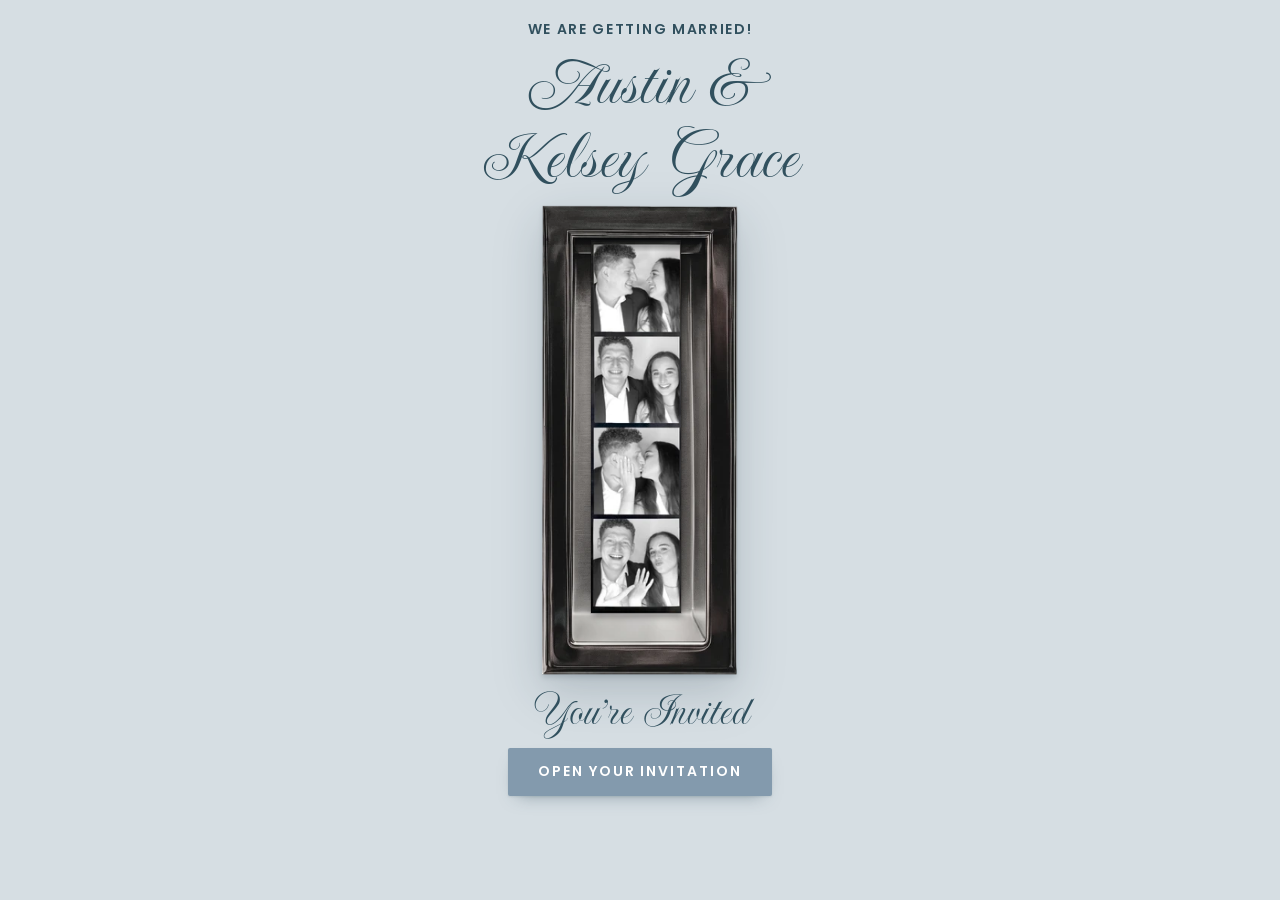
<file: index.html>
<!doctype html>
<html lang="en" class="no-js">
<head>
  <meta charset="utf-8">
  <meta name="viewport" content="width=device-width, initial-scale=1, viewport-fit=cover">
  <title>Austin &amp; Kelsey Grace · Save the Date</title>
  <meta name="description" content="Save our date — April 18, 2027. A formal invitation will follow.">
  <meta name="theme-color" content="#d6dee3">
  <meta name="color-scheme" content="only light">
  <meta name="robots" content="noindex, nofollow">
  <meta name="format-detection" content="telephone=no, date=no, address=no, email=no">

  <!-- Link previews (iMessage, WhatsApp, Facebook, …) -->
  <meta property="og:type" content="website">
  <meta property="og:site_name" content="Austin &amp; Kelsey Grace">
  <meta property="og:title" content="Austin &amp; Kelsey Grace · Save the Date">
  <meta property="og:description" content="Save our date — April 18, 2027. A formal invitation will follow.">
  <meta property="og:url" content="https://cappuccino4.github.io/CappuccioSaveTheDate/">
  <meta property="og:image" content="https://cappuccino4.github.io/CappuccioSaveTheDate/public/images/share-card.jpg">
  <meta property="og:image:type" content="image/jpeg">
  <meta property="og:image:width" content="1200">
  <meta property="og:image:height" content="630">
  <meta property="og:image:alt" content="Austin &amp; Kelsey Grace — Save the Date, 04.18.27: a photo-booth strip and an open envelope with their photo.">
  <meta name="twitter:card" content="summary_large_image">
  <meta name="twitter:title" content="Austin &amp; Kelsey Grace · Save the Date">
  <meta name="twitter:description" content="Save our date — April 18, 2027. A formal invitation will follow.">
  <meta name="twitter:image" content="https://cappuccino4.github.io/CappuccioSaveTheDate/public/images/share-card.jpg">
  <meta name="twitter:image:alt" content="Austin &amp; Kelsey Grace — Save the Date, 04.18.27.">

  <link rel="icon" href="public/images/icons/favicon-32.png" sizes="32x32" type="image/png">
  <link rel="icon" href="public/images/icons/favicon-192.png" sizes="192x192" type="image/png">
  <link rel="apple-touch-icon" href="public/images/icons/apple-touch-icon.png">

  <!-- What the first screen needs first (and app.js's import, so it isn't found only once app.js arrives) -->
  <link rel="preload" href="assets/fonts/imperial-script-400-latin.woff2" as="font" type="font/woff2" crossorigin>
  <link rel="preload" href="assets/fonts/poppins-600-latin.woff2" as="font" type="font/woff2" crossorigin>
  <link rel="preload" href="public/images/cutouts/holder.webp" as="image" type="image/webp" fetchpriority="high">
  <link rel="preload" href="public/images/cutouts/strip.webp" as="image" type="image/webp" fetchpriority="high">
  <link rel="modulepreload" href="assets/js/countdown.js">

  <script>
    (function () {
      var root = document.documentElement;
      // Browsers older than iOS 15 / Chrome 88 would start the app with a broken layout and missing images, so
      // they get the friendly card instead (aspect-ratio support implies clamp(), WebP and the rest).
      var supported = !!(window.CSS && CSS.supports && CSS.supports('aspect-ratio: 1') &&
        CSS.supports('width: clamp(1px, 1vw, 2px)'));
      if (supported) root.className = root.className.replace(/\bno-js\b/, 'js');
      else window.__stdUnsupported = true;

      // Safety net: when the app can't start, show the same friendly card the <noscript> fallback shows rather
      // than a blank page, with a hint that fits (JavaScript is clearly on). app.js removes it if it starts late.
      function showFallback() {
        if (window.__stdReady) return;
        if (document.readyState === 'loading') {
          document.addEventListener('DOMContentLoaded', showFallback);
          return;
        }
        var ns = document.querySelector('noscript[data-fallback]');
        if (!ns || document.getElementById('std-fallback')) return;
        var box = document.createElement('div');
        box.id = 'std-fallback';
        box.innerHTML = ns.textContent;
        var hint = box.querySelector('.ns-hint');
        var text = ns.getAttribute(supported ? 'data-hint-failed' : 'data-hint-unsupported');
        if (hint && text) hint.textContent = text;
        ns.parentNode.insertBefore(box, ns);
      }
      window.__stdFail = showFallback; // a module script that fails to load calls this (onerror below)
      if (!supported) showFallback();
      // Module scripts always run before 'load', so if the app still hasn't started by then, it failed.
      window.addEventListener('load', function () { setTimeout(showFallback, 1500); });
      setTimeout(showFallback, 20000); // last resort, e.g. while some other file never finishes loading
    })();
  </script>

  <link rel="stylesheet" href="assets/fonts/fonts.css">
  <link rel="stylesheet" href="assets/css/tokens.css">
  <link rel="stylesheet" href="assets/css/styles.css">
  <link rel="stylesheet" href="assets/css/form.css">

  <script src="assets/js/config.js"></script>
  <script type="module" src="assets/js/app.js" onerror="window.__stdFail && __stdFail()"></script>
  <script type="module" src="assets/js/form.js"></script>
  <script nomodule>window.__stdFail && __stdFail();</script>
</head>
<body>
  <main class="app" id="app">

    <!-- ============================================================ Page 1 · Home -->
    <section class="screen screen--home" id="screen-home" data-screen="home" aria-labelledby="home-title">
      <p class="eyebrow home-eyebrow">We are getting married!</p>

      <h1 class="names" id="home-title" tabindex="-1" data-screen-heading>
        <span class="names-line names-line--1 wipe">Austin &amp;</span>
        <span class="names-line names-line--2 wipe">Kelsey Grace</span>
      </h1>

      <div class="booth">
        <img class="booth-shadow" src="public/images/cutouts/holder-shadow.webp" width="395" height="760" alt="" decoding="async">
        <img class="booth-holder" src="public/images/cutouts/holder.webp" width="260" height="626" alt="" fetchpriority="high">
        <div class="booth-tray">
          <div class="booth-print">
            <div class="booth-jitter">
              <div class="strip">
                <img class="strip-img" src="public/images/cutouts/strip.webp" width="115" height="419" decoding="async" fetchpriority="high"
                     alt="Photo-booth strip of Austin and Kelsey Grace: laughing, smiling, a kiss, and a wave">
              </div>
            </div>
          </div>
          <span class="booth-slot" aria-hidden="true"></span>
        </div>
      </div>

      <p class="invited"><span class="wipe">You’re Invited</span></p>

      <a class="btn btn--shimmer home-cta" href="#/invitation">Open your invitation</a>
    </section>

    <!-- ============================================================ Page 2 · Invitation -->
    <section class="screen screen--invitation" id="screen-invitation" data-screen="invitation" aria-labelledby="invitation-title">
      <div class="stage">
        <h1 class="save-date" id="invitation-title" tabindex="-1" data-screen-heading>
          <span class="sd-line sd-line--1 wipe">Save Our</span>
          <span class="sd-line sd-line--2 wipe">Date</span>
          <span class="sd-line sd-line--3 wipe">04.18.27</span>
          <span class="sr-only"> — Sunday, April 18, 2027</span>
        </h1>

        <!-- Page 2 and 3's pictures load from data-src once page 1 has everything it needs (app.js imagesFor) -->
        <div class="env-pos">
          <div class="env">
            <img class="env-inside" data-src="public/images/cutouts/envelope-inside.webp" width="508" height="345" alt="" decoding="async">
            <div class="env-flap-wrap">
              <div class="env-flap">
                <img class="env-flap-face env-flap-front" data-src="public/images/cutouts/envelope-flap-front.webp" width="508" height="230" alt="" decoding="async">
                <img class="env-flap-face env-flap-back" data-src="public/images/cutouts/envelope-flap-back.webp" width="508" height="230" alt="" decoding="async">
                <img class="env-seal" data-src="public/images/cutouts/seal.webp" width="132" height="132" alt="" decoding="async">
              </div>
            </div>
            <div class="env-photo-clip">
              <div class="env-photo-rise">
                <img class="env-photo-shadow" data-src="public/images/cutouts/photo-shadow.webp" width="587" height="531" alt="" decoding="async">
                <img class="env-photo" data-src="public/images/cutouts/photo.webp" width="515" height="435" decoding="async"
                     alt="Austin and Kelsey Grace nose to nose between library bookshelves">
              </div>
            </div>
            <img class="env-shadow" data-src="public/images/cutouts/envelope-shadow.webp" width="584" height="418" alt="" decoding="async">
            <img class="env-front" data-src="public/images/cutouts/envelope.webp" width="551" height="412" alt="" decoding="async">
            <img class="env-flap-shadow" data-src="public/images/cutouts/envelope-flap-shadow.webp" width="508" height="230" alt="" decoding="async">
            <p class="env-note">A formal<br>invitation<br>will follow</p>
          </div>
        </div>

        <div class="stage-strip">
          <div class="strip">
            <img class="strip-img" data-src="public/images/cutouts/strip.webp" width="115" height="419" alt="" decoding="async">
          </div>
        </div>
      </div>

      <div class="invitation-body">
        <p class="date-line" aria-hidden="true"><span>Sunday</span><span class="dl-sep"> · </span><span>April&nbsp;18</span><span class="dl-sep"> · </span><span>2027</span></p>
        <p class="lede">Kindly share your mailing address below so we can send your official invitation.</p>
        <a class="btn invitation-cta" href="#/details">Share your details</a>

        <div class="countdown" data-countdown>
          <p class="countdown-caption" aria-hidden="true">Until we say “I&nbsp;do”</p>
          <div class="countdown-tiles" aria-hidden="true">
            <div class="cd-pair">
              <div class="cd-tile"><span class="cd-num" data-unit="days">000</span><span class="cd-label" data-label="days">Days</span></div>
              <div class="cd-tile"><span class="cd-num" data-unit="hours">00</span><span class="cd-label" data-label="hours">Hours</span></div>
            </div>
            <div class="cd-pair">
              <div class="cd-tile"><span class="cd-num" data-unit="minutes">00</span><span class="cd-label" data-label="minutes">Minutes</span></div>
              <div class="cd-tile"><span class="cd-num" data-unit="seconds">00</span><span class="cd-label" data-label="seconds">Seconds</span></div>
            </div>
          </div>
          <p class="countdown-done" aria-hidden="true" hidden></p>
          <p class="sr-only" data-countdown-summary>Our wedding is on Sunday, April 18, 2027 at 4 PM Eastern.</p>
        </div>

        <a class="btn-link back-link" href="#/" data-back="home"><svg class="back-link-icon" viewBox="0 0 16 16" width="15" height="15" aria-hidden="true" focusable="false"><path d="M13 8H3.6M7.6 3.8 3.4 8l4.2 4.2"/></svg> Go back</a>
      </div>
    </section>

    <!-- ============================================================ Page 3 · Details -->
    <section class="screen screen--details" id="screen-details" data-screen="details" aria-labelledby="details-title">
      <h1 class="details-title" id="details-title" tabindex="-1" data-screen-heading>Share Details</h1>
      <div class="animals-wrap">
        <img class="animals" data-src="public/images/cutouts/animals.webp" width="202" height="252" decoding="async"
             alt="Illustration of a black-and-white cat and a French bulldog clinking champagne glasses">
      </div>
      <p class="details-tagline">We can’t wait to celebrate with you</p>
      <p class="lede details-lede">Kindly share your mailing details below so we can send your official invitation.</p>

      <div id="details-form" class="details-form"></div>

      <a class="btn-link back-link" href="#/invitation" data-back="invitation"><svg class="back-link-icon" viewBox="0 0 16 16" width="15" height="15" aria-hidden="true" focusable="false"><path d="M13 8H3.6M7.6 3.8 3.4 8l4.2 4.2"/></svg> Back to the invitation</a>
    </section>

    <!-- Shown without JavaScript. When the app can't start, the script in <head> copies the card in too, with one
         of the data-hint lines in place of .ns-hint. -->
    <noscript data-fallback
              data-hint-failed="Something didn’t load. Please check your connection and reload the&nbsp;page."
              data-hint-unsupported="To open the full invitation and share your mailing details, please open this link on a newer phone&nbsp;or&nbsp;computer.">
      <div class="noscript-card">
        <p class="eyebrow">We are getting married!</p>
        <p class="ns-names"><span>Austin &amp;</span> <span>Kelsey Grace</span></p>
        <p class="ns-date">Save the date<br>Sunday, April 18, 2027</p>
        <p class="ns-note">A formal invitation will follow.</p>
        <p class="ns-hint">To open the full invitation and share your mailing details, please reload this page with JavaScript&nbsp;turned&nbsp;on.</p>
      </div>
    </noscript>
  </main>
</body>
</html>
</file>
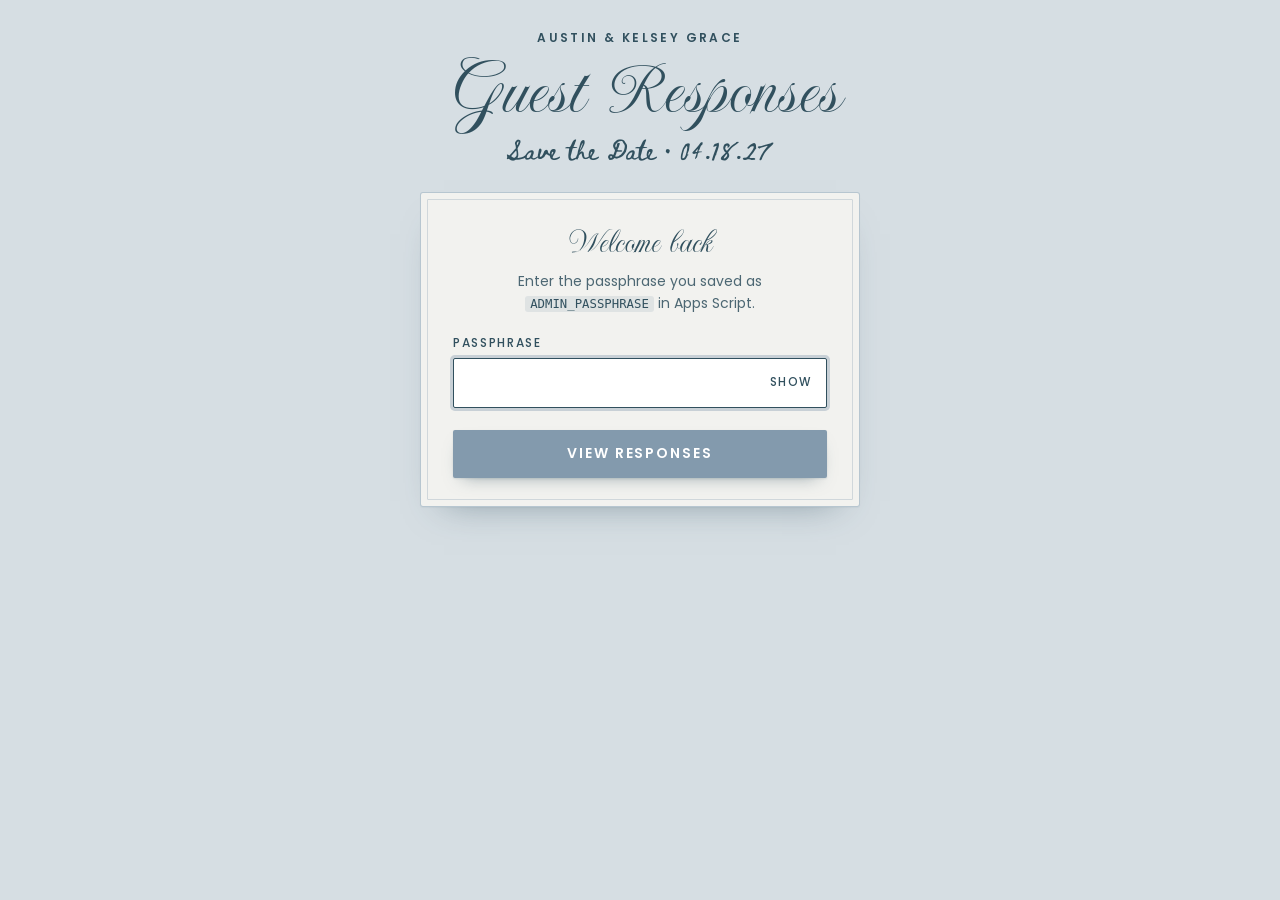
<file: responses.html>
<!doctype html>
<html lang="en">
<head>
  <meta charset="utf-8">
  <!-- This page shows every guest's address, so it may only load its own files and talk to Google Apps Script
       (script.google.com answers with a redirect to script.googleusercontent.com, so both are needed).
       'unsafe-inline' styles: WebKit's built-in <select> styling needs it; there are no inline scripts. -->
  <meta http-equiv="Content-Security-Policy" content="default-src 'self'; script-src 'self'; style-src 'self' 'unsafe-inline'; img-src 'self' data:; font-src 'self'; connect-src https://script.google.com https://script.googleusercontent.com; base-uri 'none'; form-action 'none'; object-src 'none'">
  <meta name="viewport" content="width=device-width, initial-scale=1, viewport-fit=cover">
  <!-- Private page for Austin & Kelsey Grace: not linked from the site and kept out of search engines. -->
  <meta name="robots" content="noindex, nofollow, noarchive">
  <meta name="referrer" content="no-referrer">
  <meta name="theme-color" content="#d6dee3">
  <meta name="color-scheme" content="only light">
  <title>Guest Responses · Austin &amp; Kelsey Grace</title>
  <link rel="icon" href="public/images/icons/favicon-32.png" sizes="32x32" type="image/png">
  <link rel="apple-touch-icon" href="public/images/icons/apple-touch-icon.png">
  <link rel="stylesheet" href="assets/fonts/fonts.css">
  <link rel="stylesheet" href="assets/css/tokens.css">
  <link rel="stylesheet" href="assets/css/responses.css">
  <script src="assets/js/config.js"></script>
  <script type="module" src="assets/js/responses.js"></script>
</head>
<body>
  <main class="rs-page">
    <header class="rs-header">
      <p class="rs-eyebrow">Austin &amp; Kelsey Grace</p>
      <h1 class="rs-title" id="rs-title">Guest Responses</h1>
      <p class="rs-date">Save the Date · 04.18.27</p>
    </header>

    <!-- Shown while assets/js/config.js has no formEndpoint yet -->
    <section class="rs-card rs-panel" id="rs-setup" aria-labelledby="rs-setup-title" hidden>
      <h2 class="rs-panel-title" id="rs-setup-title">Not connected yet</h2>
      <p class="rs-text">Replies will show up here once the website is connected to your Google Sheet.</p>
      <ol class="rs-steps">
        <li>Follow <strong>Collect responses in Google Sheets</strong> in the README.</li>
        <li>Paste your web app URL (it ends in <code>/exec</code>) into <code>assets/js/config.js</code>.</li>
        <li>Add an <code>ADMIN_PASSPHRASE</code> script property to unlock this page.</li>
      </ol>
      <p class="rs-text rs-small"><a class="rs-link" href="?demo">Preview this page with sample replies</a></p>
    </section>

    <!-- Passphrase -->
    <section class="rs-card rs-panel" id="rs-login" aria-labelledby="rs-login-title" hidden>
      <form class="rs-login-form" id="rs-login-form" novalidate>
        <h2 class="rs-panel-title" id="rs-login-title">Welcome back</h2>
        <p class="rs-text">Enter the passphrase you saved as <code>ADMIN_PASSPHRASE</code> in Apps Script.</p>
        <input type="text" name="username" autocomplete="username" value="Austin &amp; Kelsey Grace" hidden>
        <label class="rs-label" for="rs-pass">Passphrase</label>
        <div class="rs-pass">
          <input class="rs-input" id="rs-pass" name="password" type="password" autocomplete="current-password"
                 autocapitalize="off" autocorrect="off" spellcheck="false" enterkeyhint="go" required
                 aria-describedby="rs-login-error">
          <button class="rs-reveal" id="rs-reveal" type="button" aria-controls="rs-pass" aria-label="Show passphrase">Show</button>
        </div>
        <p class="rs-error" id="rs-login-error" role="alert" hidden>
          <svg class="rs-error-icon" viewBox="0 0 16 16" aria-hidden="true" focusable="false"><circle cx="8" cy="8" r="6.6"/><path d="M8 4.7v4.1"/><circle class="rs-dot" cx="8" cy="11.3" r=".55"/></svg>
          <span class="rs-error-text"></span>
        </p>
        <button class="btn rs-submit" id="rs-submit" type="submit">
          <span class="rs-spinner" aria-hidden="true"></span><span class="rs-submit-label">View responses</span>
        </button>
      </form>
    </section>

    <!-- Responses -->
    <section class="rs-dash" id="rs-dash" aria-labelledby="rs-dash-title" hidden>
      <h2 class="sr-only" id="rs-dash-title" tabindex="-1">All responses</h2>
      <p class="rs-demo" id="rs-demo" hidden>Demo — these are made-up sample replies, not your guests.</p>

      <div class="rs-topbar">
        <p class="rs-updated" id="rs-updated">Updated just now</p>
        <div class="rs-topbar-actions">
          <button class="btn-link rs-refresh" id="rs-refresh" type="button">
            <svg class="rs-icon" viewBox="0 0 20 20" aria-hidden="true" focusable="false"><path d="M16.2 10a6.2 6.2 0 1 1-1.8-4.4"/><path d="M16.4 3.6v3.6h-3.6"/></svg>Refresh
          </button>
          <button class="btn-link" id="rs-lock" type="button">
            <svg class="rs-icon" viewBox="0 0 20 20" aria-hidden="true" focusable="false"><rect x="4.5" y="9" width="11" height="8" rx="1.5"/><path d="M7 9V6.6a3 3 0 0 1 6 0V9"/></svg>Lock
          </button>
        </div>
      </div>

      <p class="rs-error rs-banner" id="rs-banner" role="alert" hidden>
        <svg class="rs-error-icon" viewBox="0 0 16 16" aria-hidden="true" focusable="false"><circle cx="8" cy="8" r="6.6"/><path d="M8 4.7v4.1"/><circle class="rs-dot" cx="8" cy="11.3" r=".55"/></svg>
        <span class="rs-error-text"></span>
      </p>

      <!-- Only when the Sheet holds more rows than the server sends (a safety limit against floods of junk) -->
      <p class="rs-notice" id="rs-truncated" hidden></p>

      <!-- The totals double as filters: tap a number to see just those replies. -->
      <div class="rs-stats" role="group" aria-label="Show">
        <button class="rs-stat" type="button" data-filter="all" aria-pressed="true">
          <span class="rs-stat-num" id="rs-stat-total">0</span><span class="rs-stat-label">Responses</span>
        </button>
        <button class="rs-stat" type="button" data-filter="mail" aria-pressed="false">
          <span class="rs-stat-num" id="rs-stat-mail">0</span><span class="rs-stat-label">Addresses</span>
        </button>
        <button class="rs-stat" type="button" data-filter="cant" aria-pressed="false">
          <span class="rs-stat-num" id="rs-stat-cant">0</span><span class="rs-stat-label">Can’t make&nbsp;it</span>
        </button>
        <button class="rs-stat" type="button" data-filter="married" aria-pressed="false">
          <span class="rs-stat-num" id="rs-stat-married">0</span><span class="rs-stat-label">Married</span>
        </button>
      </div>

      <div class="rs-search-wrap">
        <label class="sr-only" for="rs-search">Search responses</label>
        <svg class="rs-search-icon" viewBox="0 0 20 20" aria-hidden="true" focusable="false"><circle cx="8.6" cy="8.6" r="5.6"/><path d="M12.8 12.8l4.2 4.2"/></svg>
        <input class="rs-input rs-search" id="rs-search" type="search" placeholder="Search names, cities…"
               autocomplete="off" autocapitalize="off" autocorrect="off" spellcheck="false" enterkeyhint="search">
      </div>

      <div class="rs-listbar">
        <p class="rs-count" id="rs-count">0 responses</p>
        <label class="rs-sort-wrap">
          <span class="sr-only">Sort responses</span>
          <span class="rs-sort-face" id="rs-sort-face" aria-hidden="true">Newest first</span>
          <select class="rs-sort" id="rs-sort">
            <option value="newest">Newest first</option>
            <option value="oldest">Oldest first</option>
            <option value="name">Name A–Z</option>
          </select>
        </label>
        <button class="btn rs-download" id="rs-download" type="button" aria-describedby="rs-download-note">
          <svg class="rs-icon" viewBox="0 0 20 20" aria-hidden="true" focusable="false"><path d="M10 3.5v9"/><path d="M6.2 9l3.8 3.8L13.8 9"/><path d="M4 15.8h12"/></svg>Download CSV
        </button>
        <p class="rs-download-note" id="rs-download-note" hidden></p>
      </div>

      <ol class="rs-list" id="rs-list" aria-label="Responses"></ol>

      <div class="rs-card rs-empty" id="rs-empty" hidden>
        <p class="rs-empty-title" id="rs-empty-title">No replies yet</p>
        <p class="rs-text" id="rs-empty-text"></p>
        <button class="btn-link" id="rs-clear" type="button" hidden>Clear search &amp; filters</button>
      </div>

      <p class="rs-foot">
        Everything also lives in your Google Sheet. For Excel, download it there as Microsoft Excel (.xlsx):
        answers stay plain text, so ZIP codes keep their zeros and nothing a guest typed runs as a formula.
        Download CSV above is made safe for Excel too.
        <a class="rs-link" id="rs-sheet-link" href="#" target="_blank" rel="noopener noreferrer" hidden>Open the Google Sheet</a>
      </p>
    </section>

    <p class="sr-only" id="rs-live" aria-live="polite" aria-atomic="true"></p>
  </main>

  <noscript>
    <p class="rs-noscript">This page needs JavaScript to load your responses. Your Google Sheet has every reply too.</p>
  </noscript>
</body>
</html>
</file>
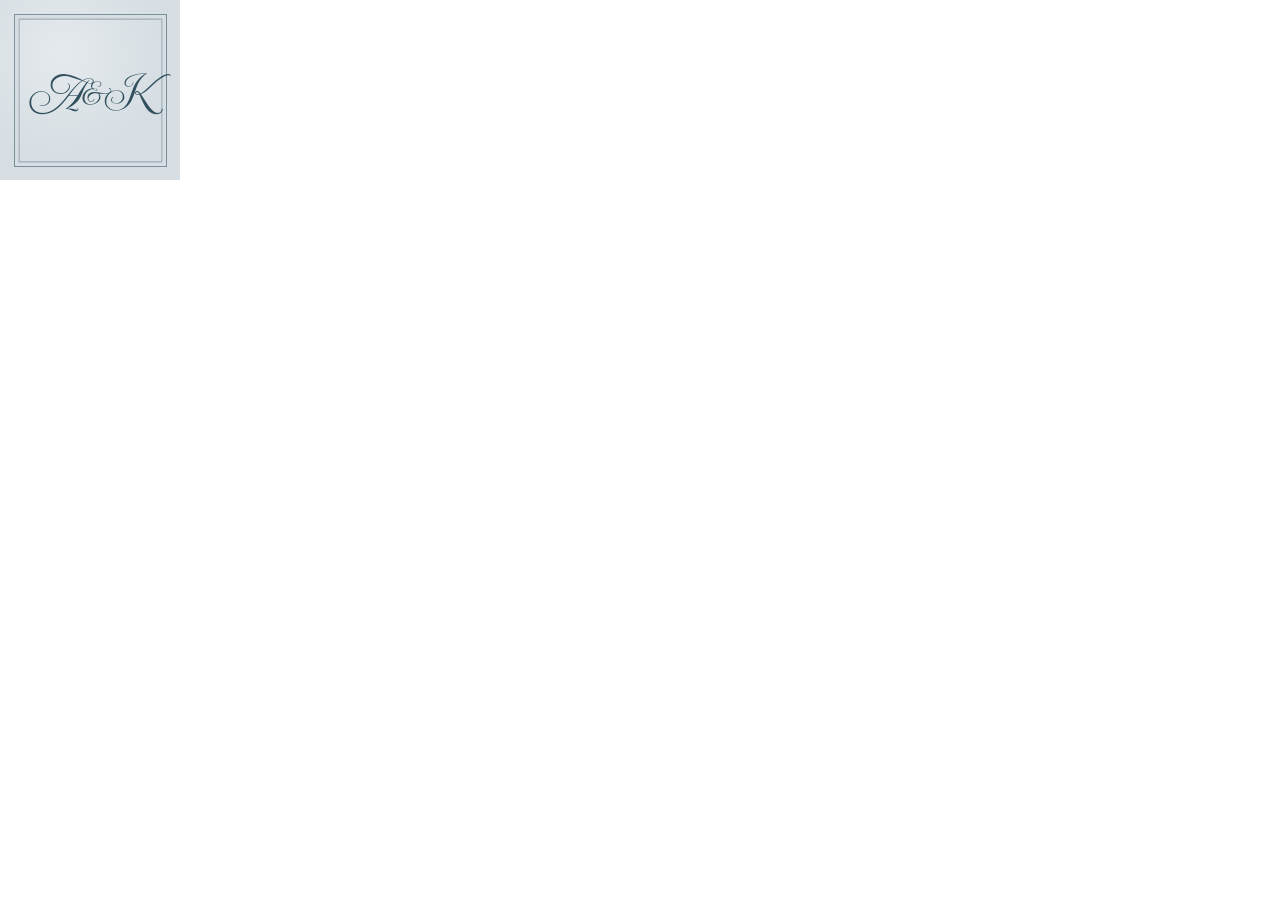
<file: tools/icon.html>
<!doctype html>
<!--
  App / tab icons: "A & K" in Font 1. Build helper only — not part of the site.
  Re-render with: python tools/render-images.py (draws it at 3-8x and shrinks it to public/images/icons/:
  apple-touch-icon.png 180, favicon-192.png, favicon-32.png).
    ?size=N   the square's size in CSS px
    ?tab=1    the browser-tab look (favicon-32/192): a cream monogram on an ink rounded square with clear corners,
              which still reads at 16 px in a tab. Without it: the home-screen look (apple-touch-icon), ink on the
              page colour in a fine engraved frame.
    ?small=1  just the ampersand, larger and a touch heavier (for 32 px)
-->
<html lang="en">
<head>
  <meta charset="utf-8">
  <meta name="robots" content="noindex, nofollow">
  <title>Icon</title>
  <link rel="stylesheet" href="../assets/fonts/fonts.css">
  <link rel="stylesheet" href="../assets/css/tokens.css">
  <style>
    html, body { margin: 0; background: transparent; }
    .icon {
      --s: 180px;
      position: relative;
      width: var(--s);
      height: var(--s);
      display: flex;
      align-items: center;
      justify-content: center;
      overflow: hidden;
      background:
        radial-gradient(90% 90% at 35% 30%, rgba(255, 255, 255, 0.35), rgba(255, 255, 255, 0) 65%),
        var(--c-bg);
      color: var(--c-ink);
    }
    /* a fine double frame, like engraved stationery */
    .icon::before {
      content: "";
      position: absolute;
      inset: calc(var(--s) * 0.075);
      border: calc(var(--s) * 0.007) solid rgba(49, 80, 94, 0.55);
      box-shadow: inset 0 0 0 calc(var(--s) * 0.02) var(--c-bg), inset 0 0 0 calc(var(--s) * 0.026) rgba(49, 80, 94, 0.35);
    }
    .mono {
      position: relative;
      margin-top: calc(var(--s) * 0.035);
      font: 400 calc(var(--s) * 0.315)/1 var(--font-script);
      white-space: nowrap;
    }
    .mono .amp {
      font-size: 0.6em;
      margin: 0 0.02em;
      vertical-align: 0.14em;
    }
    .mono-small { display: none; }
    /* 32 px: just the script ampersand, larger and a touch heavier, no frame */
    .small .icon::before, .small .mono { display: none; }
    .small .mono-small {
      display: block;
      margin-top: calc(var(--s) * 0.1);
      font: 400 calc(var(--s) * 0.86)/1 var(--font-script);
      -webkit-text-stroke: calc(var(--s) * 0.018) currentColor;
    }
    /* the tab look: light lettering (cream like the envelope paper) on the ink square with a soft sheen top left, and
       no frame, so the lettering can be bigger. Both are centred on their ink: the K's tail and the ampersand's
       swash reach far to the right. */
    .tab .icon {
      --cream: #f5f0e6;
      border-radius: 22%;
      background:
        radial-gradient(95% 95% at 30% 22%, rgba(255, 255, 255, 0.13), rgba(255, 255, 255, 0) 62%),
        var(--c-ink);
      color: var(--cream);
    }
    .tab .icon::before { display: none; }
    .tab .mono {
      margin-top: 0;
      font-size: calc(var(--s) * 0.34);
      transform: translateX(calc(var(--s) * -0.058));
      -webkit-text-stroke: calc(var(--s) * 0.004) currentColor;
    }
    .tab.small .mono-small {
      margin-top: 0;
      font-size: calc(var(--s) * 0.8);
      transform: translateX(-21%);
      -webkit-text-stroke: calc(var(--s) * 0.03) currentColor;
    }
  </style>
</head>
<body>
  <div class="icon" id="icon"><span class="mono">A<span class="amp">&amp;</span>K</span><span class="mono-small">&amp;</span></div>
  <script>
    const q = new URLSearchParams(location.search);
    if (q.get('size')) document.getElementById('icon').style.setProperty('--s', q.get('size') + 'px');
    if (q.get('small')) document.body.classList.add('small');
    if (q.get('tab')) document.body.classList.add('tab');
  </script>
</body>
</html>
</file>
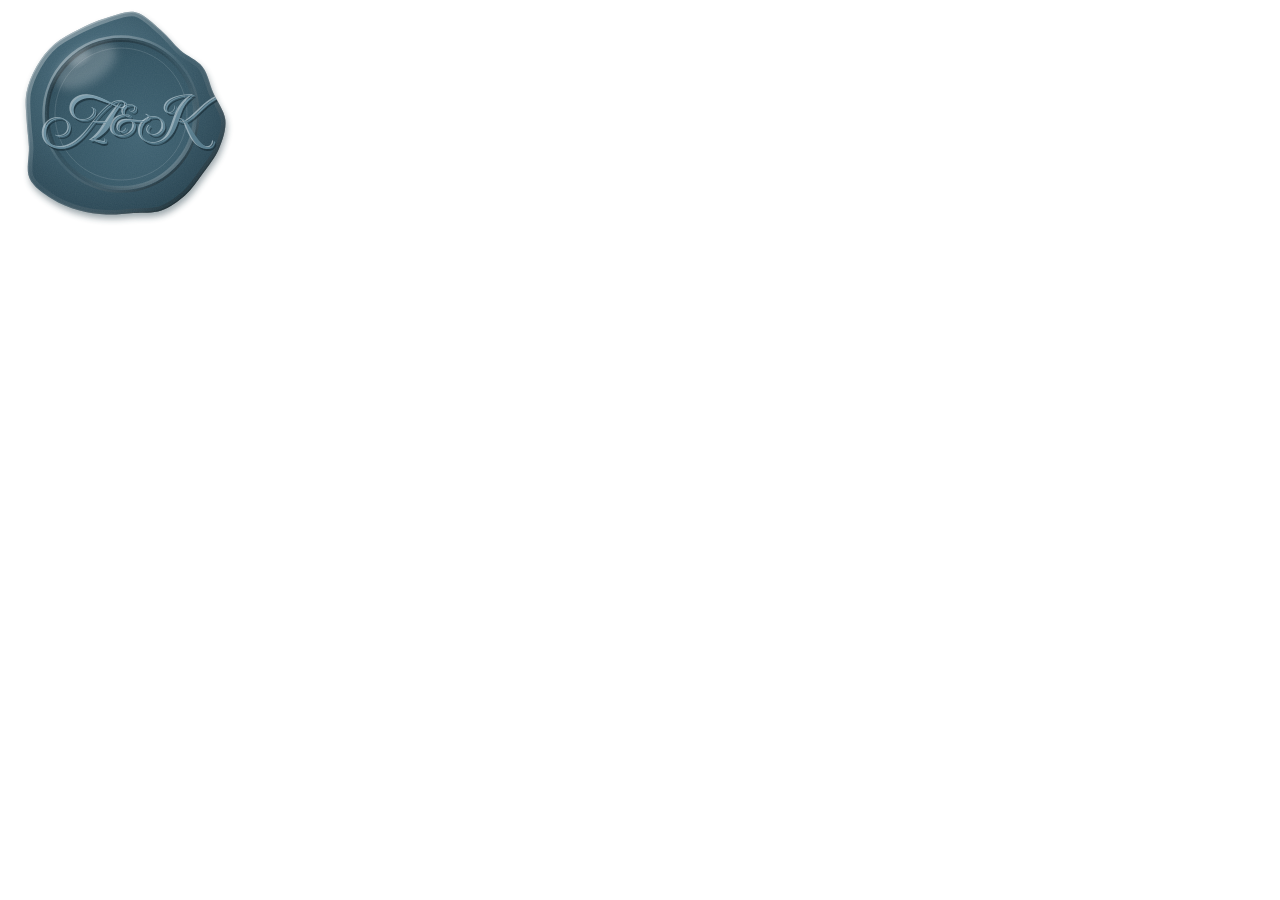
<file: tools/seal.html>
<!doctype html>
<!--
  Wax seal for the closed envelope's flap (public/images/cutouts/seal.webp). Build helper only — not part
  of the site. Re-render with: python tools/render-images.py (draws it at 3x on a transparent background,
  then shrinks it). The wax outline is a fixed, seeded irregular path.
-->
<html lang="en">
<head>
  <meta charset="utf-8">
  <meta name="robots" content="noindex, nofollow">
  <title>Seal</title>
  <link rel="stylesheet" href="../assets/fonts/fonts.css">
  <style>
    html, body { margin: 0; background: transparent; }
    #seal { display: block; width: 240px; height: 240px; }
    .mono { font-family: "New Icon Script", "Imperial Script", cursive; font-size: 74px; }
  </style>
</head>
<body>
<svg id="seal" viewBox="0 0 240 240" xmlns="http://www.w3.org/2000/svg">
  <defs>
    <path id="blob" d="M225.36,120.00 C226.30,129.40 222.56,140.13 218.82,149.02 C215.08,157.90 208.53,165.59 202.93,173.29 C197.32,180.99 192.12,189.03 185.18,195.22 C178.23,201.40 169.91,207.42 161.28,210.39 C152.65,213.36 142.52,212.34 133.38,213.03 C124.23,213.71 115.52,214.95 106.41,214.50 C97.31,214.04 87.86,212.93 78.76,210.30 C69.66,207.66 60.02,204.05 51.81,198.70 C43.60,193.34 33.32,186.82 29.50,178.16 C25.69,169.50 29.39,156.44 28.92,146.74 C28.44,137.05 27.04,129.03 26.64,120.00 C26.23,110.97 24.83,101.48 26.49,92.54 C28.14,83.60 31.92,74.44 36.56,66.38 C41.20,58.32 47.30,50.34 54.31,44.20 C61.33,38.05 70.15,33.80 78.66,29.49 C87.18,25.18 95.91,21.23 105.38,18.34 C114.86,15.46 126.23,10.21 135.50,12.19 C144.77,14.17 153.51,23.89 160.99,30.25 C168.47,36.60 173.44,44.21 180.38,50.32 C187.32,56.43 197.14,59.85 202.62,66.91 C208.09,73.96 209.43,83.78 213.22,92.63 C217.01,101.48 224.43,110.60 225.36,120.00 Z"/>
    <!-- wax body: a soft dome lit from the top left -->
    <radialGradient id="wax" cx="0.4" cy="0.36" r="0.72">
      <stop offset="0" stop-color="#55798b"/>
      <stop offset="0.5" stop-color="#3a5b6a"/>
      <stop offset="0.86" stop-color="#2b4856"/>
      <stop offset="1" stop-color="#22404c"/>
    </radialGradient>
    <!-- the pressed disc is slightly concave: darker at the top left, lighter at the bottom right -->
    <radialGradient id="disc" cx="0.62" cy="0.66" r="0.78">
      <stop offset="0" stop-color="#3f6272"/>
      <stop offset="0.7" stop-color="#335463"/>
      <stop offset="1" stop-color="#284553"/>
    </radialGradient>
    <linearGradient id="rimLight" x1="0.15" y1="0.1" x2="0.85" y2="0.9">
      <stop offset="0" stop-color="#ffffff" stop-opacity="0.34"/>
      <stop offset="0.5" stop-color="#ffffff" stop-opacity="0.04"/>
      <stop offset="1" stop-color="#000000" stop-opacity="0.32"/>
    </linearGradient>
    <linearGradient id="rimDark" x1="0.15" y1="0.1" x2="0.85" y2="0.9">
      <stop offset="0" stop-color="#000000" stop-opacity="0.38"/>
      <stop offset="0.5" stop-color="#000000" stop-opacity="0.08"/>
      <stop offset="1" stop-color="#ffffff" stop-opacity="0.22"/>
    </linearGradient>
    <linearGradient id="monoFill" x1="0" y1="0" x2="0.4" y2="1">
      <stop offset="0" stop-color="#83a5b5"/>
      <stop offset="1" stop-color="#557a8b"/>
    </linearGradient>
    <filter id="shadow" x="-20%" y="-20%" width="140%" height="150%">
      <feGaussianBlur stdDeviation="3.2"/>
    </filter>
    <filter id="soft" x="-30%" y="-30%" width="160%" height="160%">
      <feGaussianBlur stdDeviation="5"/>
    </filter>
    <filter id="grain" x="0" y="0" width="100%" height="100%">
      <feTurbulence type="fractalNoise" baseFrequency="0.9" numOctaves="2" seed="4" result="n"/>
      <feColorMatrix in="n" type="matrix" values="0 0 0 0 1  0 0 0 0 1  0 0 0 0 1  0 0 0 0.06 0"/>
      <feComposite in2="SourceGraphic" operator="in"/>
    </filter>
    <clipPath id="clipBlob"><use href="#blob"/></clipPath>
  </defs>

  <!-- contact shadow on the paper -->
  <use href="#blob" transform="translate(1.5 4.5)" fill="#1d3440" opacity="0.42" filter="url(#shadow)"/>

  <!-- wax -->
  <use href="#blob" fill="url(#wax)"/>
  <g clip-path="url(#clipBlob)">
    <!-- rim catches the light on its top-left, falls into shade bottom-right -->
    <use href="#blob" fill="none" stroke="url(#rimLight)" stroke-width="9"/>
    <use href="#blob" fill="none" stroke="url(#rimLight)" stroke-width="2.2"/>
    <!-- pressed disc and its groove -->
    <circle cx="121" cy="114" r="74" fill="url(#disc)"/>
    <circle cx="121" cy="114" r="74" fill="none" stroke="url(#rimDark)" stroke-width="4"/>
    <circle cx="121" cy="114" r="77.5" fill="none" stroke="url(#rimLight)" stroke-width="2.4"/>
    <circle cx="121" cy="114" r="66" fill="none" stroke="#ffffff" stroke-opacity="0.12" stroke-width="1"/>
    <!-- raised monogram: shadow bottom-right, highlight top-left, face -->
    <g class="mono" text-anchor="middle">
      <text x="122.8" y="141.9" fill="#0f222b" fill-opacity="0.62">A<tspan font-size="0.62em" dy="-6">&amp;</tspan><tspan dy="6">K</tspan></text>
      <text x="119.9" y="138.5" fill="#cfe0e8" fill-opacity="0.6">A<tspan font-size="0.62em" dy="-6">&amp;</tspan><tspan dy="6">K</tspan></text>
      <text x="121.2" y="140" fill="url(#monoFill)">A<tspan font-size="0.62em" dy="-6">&amp;</tspan><tspan dy="6">K</tspan></text>
    </g>
    <!-- gloss -->
    <ellipse cx="86" cy="66" rx="34" ry="17" transform="rotate(-32 86 66)" fill="#ffffff" opacity="0.22" filter="url(#soft)"/>
    <ellipse cx="80" cy="58" rx="12" ry="5" transform="rotate(-34 80 58)" fill="#ffffff" opacity="0.28" filter="url(#shadow)"/>
    <!-- a whisper of texture -->
    <rect x="0" y="0" width="240" height="240" fill="#fff" filter="url(#grain)"/>
  </g>
</svg>
</body>
</html>
</file>
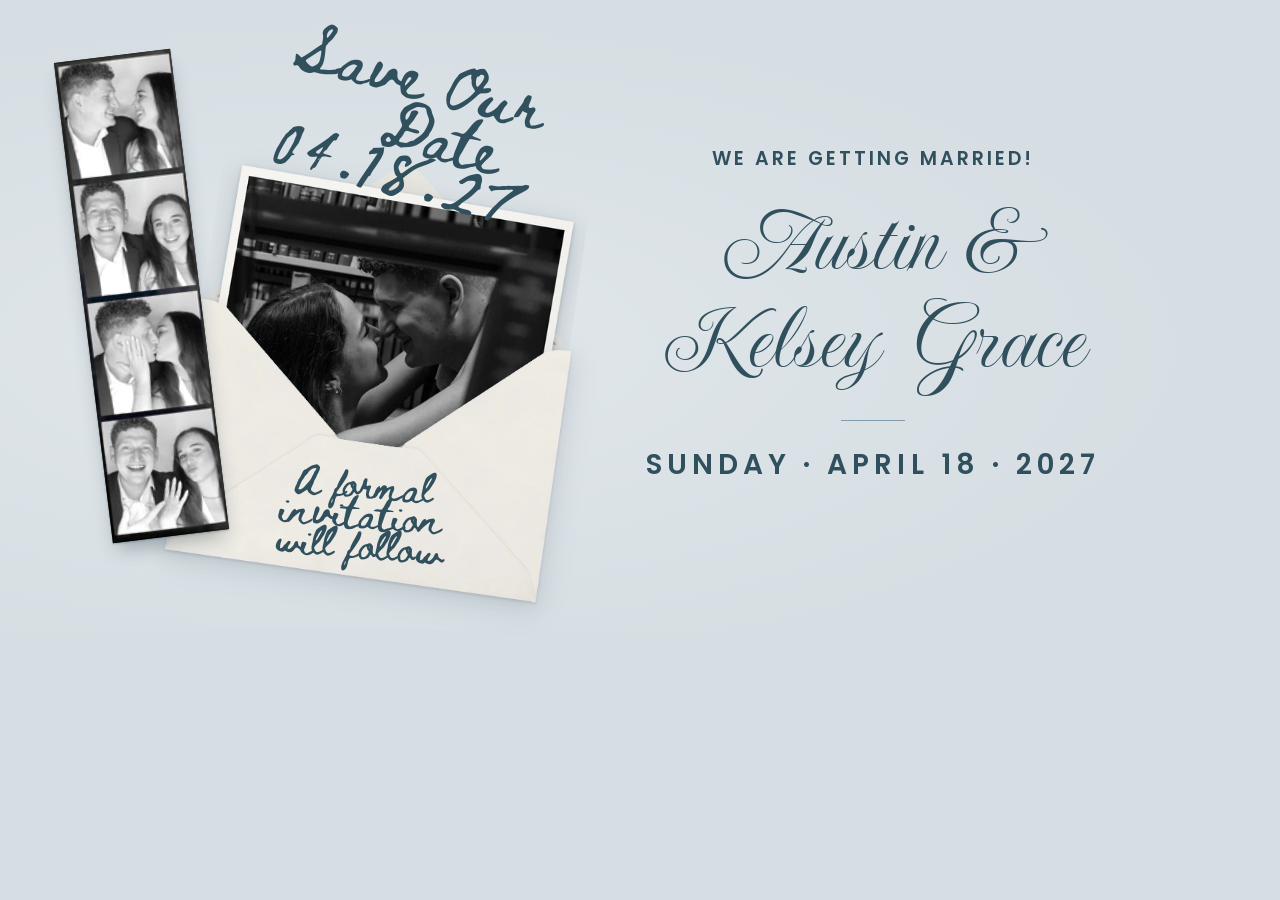
<file: tools/share-card.html>
<!doctype html>
<!--
  Link-preview image (public/images/share-card.jpg, 1200 x 630) for iMessage, WhatsApp, Facebook, ...
  Build helper only — not part of the site. Re-render with: python tools/render-images.py
  It reuses the real page-2 stage (styles.css, same markup as index.html) in its finished state, so the card
  matches the site.
-->
<html lang="en">
<head>
  <meta charset="utf-8">
  <meta name="robots" content="noindex, nofollow">
  <title>Share card</title>
  <link rel="stylesheet" href="../assets/fonts/fonts.css">
  <link rel="stylesheet" href="../assets/css/tokens.css">
  <link rel="stylesheet" href="../assets/css/styles.css">
  <style>
    html, body { margin: 0; width: 1200px; height: 630px; overflow: hidden; background: var(--c-bg); }
    .card {
      position: relative;
      width: 1200px;
      height: 630px;
      display: flex;
      align-items: center;
      background:
        radial-gradient(120% 90% at 30% 55%, rgba(255, 255, 255, 0.28), rgba(255, 255, 255, 0) 60%),
        var(--c-bg);
    }
    .card .stage {
      --sw: 520px;
      margin: 0 0 0 56px;
    }
    .card-text {
      flex: 1;
      display: flex;
      flex-direction: column;
      align-items: center;
      padding: 0 40px 0 10px;
      text-align: center;
      color: var(--c-ink);
    }
    .card-eyebrow {
      margin: 0;
      font: 600 19px/1.3 var(--font-sans);
      letter-spacing: 0.16em;
      text-transform: uppercase;
    }
    .card-names {
      margin: 22px 0 0;
      font: 400 96px/1.02 var(--font-script);
      word-spacing: 0.12em; /* like the site's .names: Font 1's space is narrow */
    }
    .card-names span { display: block; white-space: nowrap; }
    .card-rule {
      width: 64px;
      height: 1px;
      margin: 30px 0 26px;
      background: var(--c-accent);
    }
    /* large enough to read in a chat preview, where the card is shown about 300 px wide */
    .card-date {
      margin: 0;
      font: 600 28px/1.3 var(--font-sans);
      letter-spacing: 0.18em;
      text-transform: uppercase;
    }
  </style>
</head>
<body>
  <div class="card" id="card">
    <div class="stage" aria-hidden="true">
      <p class="save-date">
        <span class="sd-line sd-line--1 wipe">Save Our</span>
        <span class="sd-line sd-line--2 wipe">Date</span>
        <span class="sd-line sd-line--3 wipe">04.18.27</span>
      </p>
      <div class="env-pos">
        <div class="env">
          <img class="env-inside" src="../public/images/cutouts/envelope-inside.webp" width="508" height="345" alt="">
          <div class="env-flap-wrap">
            <div class="env-flap">
              <img class="env-flap-face env-flap-front" src="../public/images/cutouts/envelope-flap-front.webp" width="508" height="230" alt="">
              <img class="env-flap-face env-flap-back" src="../public/images/cutouts/envelope-flap-back.webp" width="508" height="230" alt="">
            </div>
          </div>
          <div class="env-photo-clip">
            <div class="env-photo-rise">
              <img class="env-photo-shadow" src="../public/images/cutouts/photo-shadow.webp" width="587" height="531" alt="">
              <img class="env-photo" src="../public/images/cutouts/photo.webp" width="515" height="435" alt="">
            </div>
          </div>
          <img class="env-shadow" src="../public/images/cutouts/envelope-shadow.webp" width="584" height="418" alt="">
          <img class="env-front" src="../public/images/cutouts/envelope.webp" width="551" height="412" alt="">
          <img class="env-flap-shadow" src="../public/images/cutouts/envelope-flap-shadow.webp" width="508" height="230" alt="">
          <p class="env-note">A formal<br>invitation<br>will follow</p>
        </div>
      </div>
      <div class="stage-strip">
        <div class="strip">
          <img class="strip-img" src="../public/images/cutouts/strip.webp" width="115" height="419" alt="">
        </div>
      </div>
    </div>
    <div class="card-text">
      <p class="card-eyebrow">We are getting married!</p>
      <p class="card-names"><span>Austin &amp;</span><span>Kelsey Grace</span></p>
      <div class="card-rule"></div>
      <p class="card-date">Sunday · April 18 · 2027</p>
    </div>
  </div>
</body>
</html>
</file>
<file: assets/fonts/fonts.css>
/* Self-hosted Google Fonts (SIL Open Font License). Generated from fonts.googleapis.com.
   Font 1 = "New Icon Script" (commercial, Set Sail Studios) -> stand-in "Imperial Script".
   Font 2 = Poppins. Font 3 = Beth Ellen. */

/* Beth Ellen 400 normal — latin */
@font-face {
  font-family: 'Beth Ellen';
  font-style: normal;
  font-weight: 400;
  font-display: swap;
  src: url('beth-ellen-400-latin.woff2') format('woff2');
  unicode-range: U+0000-00FF, U+0131, U+0152-0153, U+02BB-02BC, U+02C6, U+02DA, U+02DC, U+0304, U+0308, U+0329, U+2000-206F, U+20AC, U+2122, U+2191, U+2193, U+2212, U+2215, U+FEFF, U+FFFD;
}

/* Imperial Script 400 normal — latin-ext */
@font-face {
  font-family: 'Imperial Script';
  font-style: normal;
  font-weight: 400;
  font-display: swap;
  src: url('imperial-script-400-latin-ext.woff2') format('woff2');
  unicode-range: U+0100-02BA, U+02BD-02C5, U+02C7-02CC, U+02CE-02D7, U+02DD-02FF, U+0304, U+0308, U+0329, U+1D00-1DBF, U+1E00-1E9F, U+1EF2-1EFF, U+2020, U+20A0-20AB, U+20AD-20C4, U+2113, U+2C60-2C7F, U+A720-A7FF;
}

/* Imperial Script 400 normal — latin */
@font-face {
  font-family: 'Imperial Script';
  font-style: normal;
  font-weight: 400;
  font-display: swap;
  src: url('imperial-script-400-latin.woff2') format('woff2');
  unicode-range: U+0000-00FF, U+0131, U+0152-0153, U+02BB-02BC, U+02C6, U+02DA, U+02DC, U+0304, U+0308, U+0329, U+2000-206F, U+20AC, U+2122, U+2191, U+2193, U+2212, U+2215, U+FEFF, U+FFFD;
}

/* Poppins 400 italic — latin-ext */
@font-face {
  font-family: 'Poppins';
  font-style: italic;
  font-weight: 400;
  font-display: swap;
  src: url('poppins-400-italic-latin-ext.woff2') format('woff2');
  unicode-range: U+0100-02BA, U+02BD-02C5, U+02C7-02CC, U+02CE-02D7, U+02DD-02FF, U+0304, U+0308, U+0329, U+1D00-1DBF, U+1E00-1E9F, U+1EF2-1EFF, U+2020, U+20A0-20AB, U+20AD-20C4, U+2113, U+2C60-2C7F, U+A720-A7FF;
}

/* Poppins 400 italic — latin */
@font-face {
  font-family: 'Poppins';
  font-style: italic;
  font-weight: 400;
  font-display: swap;
  src: url('poppins-400-italic-latin.woff2') format('woff2');
  unicode-range: U+0000-00FF, U+0131, U+0152-0153, U+02BB-02BC, U+02C6, U+02DA, U+02DC, U+0304, U+0308, U+0329, U+2000-206F, U+20AC, U+2122, U+2191, U+2193, U+2212, U+2215, U+FEFF, U+FFFD;
}

/* Poppins 400 normal — latin-ext */
@font-face {
  font-family: 'Poppins';
  font-style: normal;
  font-weight: 400;
  font-display: swap;
  src: url('poppins-400-latin-ext.woff2') format('woff2');
  unicode-range: U+0100-02BA, U+02BD-02C5, U+02C7-02CC, U+02CE-02D7, U+02DD-02FF, U+0304, U+0308, U+0329, U+1D00-1DBF, U+1E00-1E9F, U+1EF2-1EFF, U+2020, U+20A0-20AB, U+20AD-20C4, U+2113, U+2C60-2C7F, U+A720-A7FF;
}

/* Poppins 400 normal — latin */
@font-face {
  font-family: 'Poppins';
  font-style: normal;
  font-weight: 400;
  font-display: swap;
  src: url('poppins-400-latin.woff2') format('woff2');
  unicode-range: U+0000-00FF, U+0131, U+0152-0153, U+02BB-02BC, U+02C6, U+02DA, U+02DC, U+0304, U+0308, U+0329, U+2000-206F, U+20AC, U+2122, U+2191, U+2193, U+2212, U+2215, U+FEFF, U+FFFD;
}

/* Poppins 500 normal — latin-ext */
@font-face {
  font-family: 'Poppins';
  font-style: normal;
  font-weight: 500;
  font-display: swap;
  src: url('poppins-500-latin-ext.woff2') format('woff2');
  unicode-range: U+0100-02BA, U+02BD-02C5, U+02C7-02CC, U+02CE-02D7, U+02DD-02FF, U+0304, U+0308, U+0329, U+1D00-1DBF, U+1E00-1E9F, U+1EF2-1EFF, U+2020, U+20A0-20AB, U+20AD-20C4, U+2113, U+2C60-2C7F, U+A720-A7FF;
}

/* Poppins 500 normal — latin */
@font-face {
  font-family: 'Poppins';
  font-style: normal;
  font-weight: 500;
  font-display: swap;
  src: url('poppins-500-latin.woff2') format('woff2');
  unicode-range: U+0000-00FF, U+0131, U+0152-0153, U+02BB-02BC, U+02C6, U+02DA, U+02DC, U+0304, U+0308, U+0329, U+2000-206F, U+20AC, U+2122, U+2191, U+2193, U+2212, U+2215, U+FEFF, U+FFFD;
}

/* Poppins 600 normal — latin-ext */
@font-face {
  font-family: 'Poppins';
  font-style: normal;
  font-weight: 600;
  font-display: swap;
  src: url('poppins-600-latin-ext.woff2') format('woff2');
  unicode-range: U+0100-02BA, U+02BD-02C5, U+02C7-02CC, U+02CE-02D7, U+02DD-02FF, U+0304, U+0308, U+0329, U+1D00-1DBF, U+1E00-1E9F, U+1EF2-1EFF, U+2020, U+20A0-20AB, U+20AD-20C4, U+2113, U+2C60-2C7F, U+A720-A7FF;
}

/* Poppins 600 normal — latin */
@font-face {
  font-family: 'Poppins';
  font-style: normal;
  font-weight: 600;
  font-display: swap;
  src: url('poppins-600-latin.woff2') format('woff2');
  unicode-range: U+0000-00FF, U+0131, U+0152-0153, U+02BB-02BC, U+02C6, U+02DA, U+02DC, U+0304, U+0308, U+0329, U+2000-206F, U+20AC, U+2122, U+2191, U+2193, U+2212, U+2215, U+FEFF, U+FFFD;
}

/* Poppins 700 normal — latin-ext */
@font-face {
  font-family: 'Poppins';
  font-style: normal;
  font-weight: 700;
  font-display: swap;
  src: url('poppins-700-latin-ext.woff2') format('woff2');
  unicode-range: U+0100-02BA, U+02BD-02C5, U+02C7-02CC, U+02CE-02D7, U+02DD-02FF, U+0304, U+0308, U+0329, U+1D00-1DBF, U+1E00-1E9F, U+1EF2-1EFF, U+2020, U+20A0-20AB, U+20AD-20C4, U+2113, U+2C60-2C7F, U+A720-A7FF;
}

/* Poppins 700 normal — latin */
@font-face {
  font-family: 'Poppins';
  font-style: normal;
  font-weight: 700;
  font-display: swap;
  src: url('poppins-700-latin.woff2') format('woff2');
  unicode-range: U+0000-00FF, U+0131, U+0152-0153, U+02BB-02BC, U+02C6, U+02DA, U+02DC, U+0304, U+0308, U+0329, U+2000-206F, U+20AC, U+2122, U+2191, U+2193, U+2212, U+2215, U+FEFF, U+FFFD;
}

/*
 * Using the real Font 1 ("New Icon Script" by Set Sail Studios — a paid font):
 * buy a web licence, copy the .woff2 into this folder as new-icon-script.woff2,
 * and uncomment the block below. Everything that uses Font 1 switches over automatically,
 * because --font-script in tokens.css lists "New Icon Script" first.
 *
 * @font-face {
 *   font-family: 'New Icon Script';
 *   font-style: normal;
 *   font-weight: 400;
 *   font-display: swap;
 *   src: url('new-icon-script.woff2') format('woff2');
 * }
 */
</file>
<file: assets/css/tokens.css>
/*
 * Design tokens + shared base styles.
 * Loaded first by every page (index.html, responses.html).
 */

:root {
  /* Palette (from Austin & Kelsey Grace) */
  --c-bg: #d6dee3;      /* page background */
  --c-accent: #839aad;  /* buttons */
  --c-ink: #31505e;     /* text */
  --c-mist: #b4c3ce;    /* borders, subtle fills */

  /* Supporting neutrals */
  --c-accent-dark: #6f889c;            /* button hover/pressed */
  --c-white: #ffffff;
  --c-ink-soft: rgba(49, 80, 94, 0.74);
  --c-error: #9b3b33;                  /* muted brick, readable on bg + paper */

  /* Palette channels, for tints: rgb(var(--c-ink-rgb) / 0.5) */
  --c-ink-rgb: 49 80 94;
  --c-accent-rgb: 131 154 173;
  --c-mist-rgb: 180 195 206;
  --c-bg-rgb: 214 222 227;
  --c-error-rgb: 155 59 51;
  --c-shadow-rgb: 31 52 64;            /* deep ink, for drop shadows on the page */

  /* Shared component colours (form + responses page) */
  --c-line: #7d93a6;                                   /* field outlines: >= 3:1 against white */
  --c-ink-muted: rgb(var(--c-ink-rgb) / 0.86);         /* small text: >= 4.5:1 on bg and paper */
  --c-hairline: rgb(var(--c-mist-rgb) / 0.95);         /* card borders */
  --ring: 0 0 0 3px rgb(var(--c-accent-rgb) / 0.38);   /* focus ring */
  --shadow-card: 0 1px 1px rgb(var(--c-ink-rgb) / 0.05), 0 18px 36px -24px rgb(var(--c-ink-rgb) / 0.55);

  /* Type — Font 1 / Font 2 / Font 3 */
  --font-script: "New Icon Script", "Imperial Script", cursive;
  --font-sans: "Poppins", system-ui, -apple-system, "Segoe UI", Roboto, sans-serif;
  --font-hand: "Beth Ellen", cursive;

  /* Motion */
  --ease-out: cubic-bezier(0.22, 1, 0.36, 1);
  --ease-spring: cubic-bezier(0.34, 1.56, 0.64, 1);

  /* Layout */
  --page-max: 480px;
  --gutter: 20px;
  --radius: 2px;
  --tap: 48px;
}

*,
*::before,
*::after {
  box-sizing: border-box;
}

html {
  /* "only" also opts out of forced dark mode (Android WebViews, Chrome auto-dark) */
  color-scheme: only light;
  -webkit-text-size-adjust: 100%;
  text-size-adjust: 100%;
  background: var(--c-bg);
}

body {
  margin: 0;
  min-height: 100vh;
  min-height: 100dvh;
  background: var(--c-bg);
  color: var(--c-ink);
  font-family: var(--font-sans);
  font-size: 15px;
  line-height: 1.55;
  -webkit-font-smoothing: antialiased;
  -moz-osx-font-smoothing: grayscale;
  -webkit-tap-highlight-color: transparent;
}

img {
  display: block;
  max-width: 100%;
}

button,
input,
select,
textarea {
  font: inherit;
  color: inherit;
}

/* Primary button — "OPEN YOUR INVITATION", "SHARE YOUR DETAILS", form actions */
.btn {
  appearance: none;
  -webkit-appearance: none;
  border: 0;
  margin: 0;
  cursor: pointer;
  display: inline-flex;
  align-items: center;
  justify-content: center;
  gap: 0.6em;
  min-height: var(--tap);
  padding: 14px 30px;
  background: var(--c-accent);
  color: var(--c-white);
  font: 600 14px/1.2 var(--font-sans);
  letter-spacing: 0.14em;
  text-transform: uppercase;
  text-decoration: none;
  border-radius: var(--radius);
  box-shadow: 0 1px 2px rgba(49, 80, 94, 0.12), 0 8px 18px -10px rgba(49, 80, 94, 0.55);
  transition: transform 0.15s var(--ease-out), background-color 0.2s ease, box-shadow 0.2s ease;
  touch-action: manipulation;
  user-select: none;
  -webkit-user-select: none;
}

/* hover only with a real pointer: on phones a tapped button would keep its hover look */
@media (hover: hover) {
  .btn:hover {
    background: var(--c-accent-dark);
  }
}

.btn:active {
  transform: translateY(1px) scale(0.985);
}

.btn:focus-visible {
  outline: 2px solid var(--c-ink);
  outline-offset: 3px;
}

.btn[disabled],
.btn[aria-disabled="true"] {
  opacity: 0.6;
  cursor: default;
  transform: none;
}

/* Secondary text button — "Go back" */
.btn-link {
  appearance: none;
  -webkit-appearance: none;
  border: 0;
  margin: 0;
  background: none;
  cursor: pointer;
  display: inline-flex;
  align-items: center;
  justify-content: center;
  gap: 0.5em;
  min-height: 44px;
  padding: 10px 14px;
  color: var(--c-ink);
  font: 500 12px/1.2 var(--font-sans);
  letter-spacing: 0.16em;
  text-transform: uppercase;
  text-decoration: underline;
  text-decoration-color: transparent;
  text-underline-offset: 5px;
  transition: text-decoration-color 0.2s ease, opacity 0.2s ease;
  touch-action: manipulation;
}

@media (hover: hover) {
  .btn-link:hover {
    text-decoration-color: currentColor;
  }
}

.btn-link:focus-visible {
  outline: 2px solid var(--c-ink);
  outline-offset: 2px;
  border-radius: var(--radius);
}

.sr-only {
  position: absolute !important;
  width: 1px;
  height: 1px;
  padding: 0;
  margin: -1px;
  overflow: hidden;
  clip: rect(0 0 0 0);
  clip-path: inset(50%);
  white-space: nowrap;
  border: 0;
}

/* .btn / .btn-link set display, which would otherwise beat the [hidden] attribute */
.btn[hidden],
.btn-link[hidden] {
  display: none;
}
</file>
<file: assets/css/styles.css>
/*
 * Austin & Kelsey Grace · Save the Date — screens, layout and motion.
 * Load order: fonts.css → tokens.css (palette, type, .btn, .btn-link) → this file → form.css.
 *
 * Mobile first: one centred column (max --page-max) on the flat page colour. Each screen's intro is a set of
 * CSS animations scoped to `.screen.play`; app.js adds `.play` once the fonts are ready and removes it once the
 * screen has faded out, so every intro replays from the start (on a repeat visit app.js speeds it up or skips to
 * its end). The *un-animated* styles are the finished states, and the intros only exist for
 * `prefers-reduced-motion: no-preference`, so reduced motion simply shows the end result. Entrances fill
 * backwards only: once finished they let go of the element (so e.g. the buttons' :active press still works).
 *
 * Image geometry comes from public/images/cutouts/geometry.json (written by tools/process-images.py).
 * Units below marked "src px" are pixels of the original images.
 */

/* ============================================================================================ shell */

body {
  overflow-x: hidden; /* belt and braces — .app clips horizontally too */
}

.app {
  position: relative;
  min-height: 100vh;
  min-height: 100dvh;
  overflow-x: hidden;
}

@supports (overflow: clip) {
  .app {
    overflow-x: clip;
  }
}

.screen {
  width: 100%;
  max-width: var(--page-max);
  margin: 0 auto;
  padding:
    max(16px, env(safe-area-inset-top))
    max(var(--gutter), env(safe-area-inset-right))
    max(26px, env(safe-area-inset-bottom))
    max(var(--gutter), env(safe-area-inset-left));
  text-align: center;
}

.js .screen {
  display: none;
  opacity: 0;
  transition: opacity 0.32s ease;
}

.js .screen.is-active {
  display: flex;
  flex-direction: column;
  align-items: center;
}

.js .screen.is-active.play {
  opacity: 1;
}

/* back/forward (the browser, or the iPhone's swipe, has already shown the way): just a quick fade in */
.js .screen.is-quick {
  transition-duration: 0.2s;
}

/* leaving: a quick fade-out with the intro frozen where it is (finishing it would make everything jump), and no
   longer tappable (a double tap on "Go back" must not act twice).
   !important because every `animation` shorthand below resets animation-play-state, whatever its specificity. */
.js .screen.is-leaving {
  transition-duration: 0.18s;
  pointer-events: none;
}

.js .screen.is-active.play.is-leaving {
  opacity: 0;
}

.js .screen.is-leaving *,
.js .screen.is-leaving *::before,
.js .screen.is-leaving *::after {
  animation-play-state: paused !important;
}

/* brought in by a tap: not tappable for a moment (app.js lockInput), so a double tap's second tap can't land on one
   of its still-invisible controls */
.js .screen.is-entering {
  pointer-events: none;
}

.no-js .screen {
  display: none;
}

/* programmatic focus lands on each screen's heading; no ring for that (keyboard focus rings stay) */
[data-screen-heading]:focus {
  outline: none;
}

.lede {
  max-width: 300px;
  margin: 0 auto;
  font: 400 14px/1.55 var(--font-sans);
  color: var(--c-ink);
  text-wrap: balance;
}

.eyebrow {
  margin: 0;
  font: 600 14px/1.3 var(--font-sans);
  letter-spacing: 0.12em;
  text-transform: uppercase;
  color: var(--c-ink);
}

.back-link {
  margin-top: 18px;
}

/* the arrow is drawn (the ← character isn't in the Poppins subset); same icon as the form's Back button */
.back-link-icon {
  flex: none;
  width: 15px;
  height: 15px;
  fill: none;
  stroke: currentColor;
  stroke-width: 1.5;
  stroke-linecap: round;
  stroke-linejoin: round;
}

/* Handwriting reveal: a soft-edged mask sweeps left → right. The padding (cancelled by the negative margin)
   keeps the script's swashes and descenders inside the masked box. Parents of .wipe are flex containers so
   those negative margins cancel exactly instead of collapsing. */
.wipe {
  display: block;
  padding: 0.14em 0.36em 0.3em;
  margin: -0.14em -0.36em -0.3em;
  -webkit-mask-image: linear-gradient(90deg, #000 44%, transparent 56%);
  mask-image: linear-gradient(90deg, #000 44%, transparent 56%);
  -webkit-mask-size: 250% 100%;
  mask-size: 250% 100%;
  -webkit-mask-repeat: no-repeat;
  mask-repeat: no-repeat;
  -webkit-mask-position: 0 0;
  mask-position: 0 0;
}

/* ================================================================================ page 1 · home */

.screen--home {
  /* the names set the rhythm; the photo-booth takes the height that is left */
  --names-size: clamp(44px, 15vw, 72px);
  --invited-size: clamp(36px, 10.6vw, 46px);
  padding-bottom: max(20px, env(safe-area-inset-bottom));
}

.home-eyebrow {
  margin-top: 4px;
}

.names {
  display: flex;
  flex-direction: column;
  align-items: center;
  margin: 8px 0 0;
  font: 400 var(--names-size)/1.02 var(--font-script);
  word-spacing: 0.12em; /* Font 1's space is narrow; the mockup's words breathe more */
  color: var(--c-ink);
}

.names-line {
  white-space: nowrap;
}

/* Photo-booth: holder cut-out (260 x 626 src px) with the strip printing out of its tray.
   Its height is what the viewport has left after the other lines (148 px of padding, margins, eyebrow and
   button + the two script lines), so on a typical phone everything down to the button fits on one screen.
   svh (toolbars shown) rather than dvh, so it doesn't resize while Safari's toolbars collapse on scroll.
   --k = one source pixel of the holder, so the tray geometry below is in measured src px. */
.booth {
  --booth-h: clamp(300px, calc(100vh - 148px - var(--names-size) * 2.04 - var(--invited-size) * 1.1), 470px);
  --k: calc(var(--booth-h) / 626);
  position: relative;
  flex: none;
  width: calc(var(--booth-h) * 0.415335); /* 260 / 626 */
  height: var(--booth-h);
  margin: 12px auto 0;
}

@supports (height: 100svh) {
  .booth {
    --booth-h: clamp(300px, calc(100svh - 148px - var(--names-size) * 2.04 - var(--invited-size) * 1.1), 470px);
  }
}

.booth-holder {
  position: absolute;
  top: 0;
  left: 0;
  width: 100%;
  height: 100%;
  max-width: none;
}

/* The holder's soft shadow is an image drawn by tools/process-images.py, placed per geometry.json (a CSS
   drop-shadow filter here was re-rendered on every frame of the print, and the shadows below likewise). */
.booth-shadow {
  position: absolute;
  left: -26.154%;
  top: -7.029%;
  width: 151.923%;
  height: 121.406%;
  max-width: none;
}

/* the tray's opening (src px x 43–217, y 44–580); its top edge is the printer's slot line */
.booth-tray {
  position: absolute;
  left: calc(var(--k) * 43);
  top: calc(var(--k) * 44);
  width: calc(var(--k) * 174);
  height: calc(var(--k) * 536);
  overflow: hidden;
}

/* strip: 120 src px wide (46% of the holder), centred on x = 125; fully printed it hangs 3 px below the slot
   and stands on the tray floor (y ≈ 541) */
.booth-print {
  position: absolute;
  left: calc(var(--k) * 22);
  top: calc(var(--k) * 3);
  width: calc(var(--k) * 120);
  height: calc(var(--k) * 496.6);
}

.booth-jitter {
  width: 100%;
  height: 100%;
}

.booth .strip {
  width: 100%;
  height: 100%;
  box-shadow:
    0 0 0 0.5px rgba(0, 0, 0, 0.25),
    calc(var(--k) * 2) calc(var(--k) * 5) calc(var(--k) * 9) rgba(0, 0, 0, 0.42);
}

/* the dark mouth of the slot, over the emerging strip */
.booth-slot {
  position: absolute;
  top: 0;
  left: 0;
  right: 0;
  height: calc(var(--k) * 18);
  background: linear-gradient(to bottom, rgba(8, 9, 11, 0.82), rgba(8, 9, 11, 0.38) 45%, rgba(8, 9, 11, 0));
  pointer-events: none;
}

/* The strip cut-out keeps the source's size (115 x 419); the strip itself is the rect x 7.41, y 7.38,
   99.39 x 411.34 src px. .strip is exactly that rect and crops the transparent margin. */
.strip {
  position: relative;
  overflow: hidden;
  background: #1c1d1f;
}

.strip-img {
  position: absolute;
  left: -7.4555%;   /* 7.41 / 99.39 */
  top: -1.7941%;    /* 7.38 / 411.34 */
  width: 115.706%;  /* 115 / 99.39 */
  height: 101.862%; /* 419 / 411.34 */
  max-width: none;
}

.invited {
  display: flex;
  justify-content: center;
  margin: 12px 0 0;
  font: 400 var(--invited-size)/1.1 var(--font-script);
  word-spacing: 0.12em;
  color: var(--c-ink);
}

.home-cta {
  margin-top: 10px;
}

/* a soft sheen that sweeps across the button now and then */
.btn--shimmer {
  position: relative;
  overflow: hidden;
  isolation: isolate;
}

.btn--shimmer::after {
  content: "";
  position: absolute;
  top: 0;
  bottom: 0;
  left: -70%;
  width: 50%;
  background: linear-gradient(100deg, rgba(255, 255, 255, 0), rgba(255, 255, 255, 0.34) 50%, rgba(255, 255, 255, 0));
  transform: skewX(-18deg);
  opacity: 0;
  pointer-events: none;
}

/* Short screens (an iPhone SE in Safari shows about 375 x 548): slightly smaller lettering, tighter spacing and a
   holder that may shrink to 272 px, so "Open your invitation" still fits on the first screen. A typical phone
   (393 x 659) is above the threshold and keeps the layout above. (640, not less: iOS Safari may measure the height
   for media queries with its toolbars hidden.) */
@media (max-height: 640px) {
  .screen--home {
    --names-size: clamp(40px, 13vw, 72px);
    --invited-size: clamp(32px, 9.4vw, 46px);
    padding-top: max(12px, env(safe-area-inset-top));
  }

  .names {
    margin-top: 4px;
  }

  .booth {
    --booth-h: clamp(272px, calc(100vh - 136px - var(--names-size) * 2.04 - var(--invited-size) * 1.1), 470px);
    margin-top: 8px;
  }

  .invited {
    margin-top: 8px;
  }
}

@supports (height: 100svh) {
  @media (max-height: 640px) {
    .booth {
      --booth-h: clamp(272px, calc(100svh - 136px - var(--names-size) * 2.04 - var(--invited-size) * 1.1), 470px);
    }
  }
}

/* Shorter still (the first iPhone SE in Safari, about 320 x 460): smaller again and a holder down to 240 px, so the
   button stays on the first screen too. (After the rules above, which also apply.) */
@media (max-height: 480px) and (orientation: portrait) {
  .screen--home {
    --names-size: clamp(36px, 12vw, 72px);
    --invited-size: clamp(30px, 9vw, 46px);
    padding-top: max(8px, env(safe-area-inset-top));
  }

  .booth {
    --booth-h: clamp(240px, calc(100vh - 128px - var(--names-size) * 2.04 - var(--invited-size) * 1.1), 470px);
  }

  .invited {
    margin-top: 6px;
  }

  .home-cta {
    margin-top: 8px;
  }
}

@supports (height: 100svh) {
  @media (max-height: 480px) and (orientation: portrait) {
    .booth {
      --booth-h: clamp(240px, calc(100svh - 128px - var(--names-size) * 2.04 - var(--invited-size) * 1.1), 470px);
    }
  }
}

/* ---------------------------------------------------------------------- page 1 · choreography */

@media (prefers-reduced-motion: no-preference) {
  .play .home-eyebrow {
    animation: fade-down 0.7s var(--ease-out) backwards;
  }

  .play .names-line--1 {
    animation: wipe-in 1.3s cubic-bezier(0.45, 0.1, 0.35, 1) 0.2s backwards;
  }

  .play .names-line--2 {
    animation: wipe-in 1.35s cubic-bezier(0.45, 0.1, 0.35, 1) 0.72s backwards;
  }

  .play .booth {
    animation: rise-in 0.9s var(--ease-out) 0.7s backwards;
  }

  /* Printer rhythm: four feeds — each stops with one more frame (and its separator) out — short pauses,
     a hold, then the strip drops free and settles. % = of the strip's own height (496.6 src px). */
  .play .booth-print {
    animation: print 3.32s linear 1.2s backwards;
  }

  /* faint vibration while the printer feeds (one run per feed) */
  .play .booth-jitter {
    animation-name: print-jitter, print-jitter, print-jitter, print-jitter;
    animation-duration: 0.092s;
    animation-timing-function: linear;
    animation-iteration-count: 6;
    animation-delay: 1.2s, 1.95s, 2.7s, 3.45s;
  }

  .play .invited .wipe {
    animation: wipe-in 1.1s cubic-bezier(0.45, 0.1, 0.35, 1) 2.6s backwards;
  }

  .play .home-cta {
    animation: fade-up 0.6s var(--ease-out) 2.9s backwards;
  }

  .play .btn--shimmer::after {
    animation: shimmer 6s ease-in-out 4.8s infinite;
  }
}

@keyframes print {
  0%      { transform: translateY(-100.604%); animation-timing-function: cubic-bezier(0.42, 0, 0.3, 1); }
  16.566% { transform: translateY(-74.406%); }
  22.590% { transform: translateY(-74.406%); animation-timing-function: cubic-bezier(0.42, 0, 0.3, 1); }
  39.157% { transform: translateY(-49.618%); }
  45.181% { transform: translateY(-49.618%); animation-timing-function: cubic-bezier(0.42, 0, 0.3, 1); }
  61.747% { transform: translateY(-25.292%); }
  67.771% { transform: translateY(-25.292%); animation-timing-function: cubic-bezier(0.42, 0, 0.3, 1); }
  84.337% { transform: translateY(-0.604%); }
  87.952% { transform: translateY(-0.604%); animation-timing-function: cubic-bezier(0.5, 0, 0.75, 0.4); }
  93.976% { transform: translateY(0.3%); animation-timing-function: cubic-bezier(0.25, 0.6, 0.4, 1); }
  100%    { transform: translateY(0); }
}

@keyframes print-jitter {
  0%   { transform: translate(0, 0); }
  25%  { transform: translate(0.35px, 0.1px); }
  50%  { transform: translate(-0.25px, -0.05px); }
  75%  { transform: translate(0.2px, 0.08px); }
  100% { transform: translate(0, 0); }
}

@keyframes shimmer {
  0%   { transform: translateX(0) skewX(-18deg); opacity: 0; }
  4%   { opacity: 1; }
  20%  { transform: translateX(420%) skewX(-18deg); opacity: 0; }
  100% { transform: translateX(420%) skewX(-18deg); opacity: 0; }
}

/* ========================================================================= page 2 · invitation */

.screen--invitation {
  padding-top: max(8px, env(safe-area-inset-top));
}

/* The stage is one composed piece; everything inside is sized in units of its width (--sw). */
.stage {
  --sw: min(calc(100vw - 24px), 460px);
  --ew: calc(var(--sw) * 0.72);  /* envelope width (level) */
  position: relative;
  flex: none;
  width: var(--sw);
  height: calc(var(--sw) * 1.125);
}

/* ---- Save Our / Date / 04.18.27 (Beth Ellen; its line box is very tall, so the stack is set tight). It starts a hair
   above the stage, so the digits' feet rest on the photo's cream border, as in the mockup, not on its dark band. */
.save-date {
  position: absolute;
  z-index: 4;
  display: flex;
  flex-direction: column;
  align-items: flex-start;
  left: calc(var(--sw) * 0.475);
  top: calc(var(--sw) * -0.007);
  margin: 0;
  font: 400 calc(var(--sw) * 0.092)/0.92 var(--font-hand);
  color: var(--c-ink);
  text-align: left;
  white-space: nowrap;
  transform: rotate(15deg);
  transform-origin: 0 0;
}

.sd-line--2 {
  margin-top: 0.04em;    /* (in place of .wipe's negative margin: "Save" and "Date" just touch) */
  margin-left: 1.8em;
}

.sd-line--3 {
  margin-left: -0.25em;
  letter-spacing: 0.07em;
}

/* ---- envelope: a level box (507.11 x 344.41 src px) turned 8.138° like the source photo. It sits low enough that,
   as in the mockup, the date's last line runs over the flap's peak and the photo's cream border rather than the
   dark photo itself. */
.env-pos {
  position: absolute;
  z-index: 1;
  left: calc(var(--sw) * 0.24);
  top: calc(var(--sw) * 0.578);
  width: var(--ew);
  height: calc(var(--ew) * 0.679162); /* 344.41 / 507.11 */
}

.env {
  position: absolute;
  top: 0;
  left: 0;
  width: 100%;
  height: 100%;
  transform: rotate(8.138deg);
}

.env > * {
  position: absolute;
  max-width: none;
}

/* 1 · inner face, seen through the V opening (508 x 345 px, level frame) */
.env-inside {
  z-index: 1;
  top: 0;
  left: 0;
  width: 100.1755%;
  height: 100.1713%;
}

/* 2 · constructed top flap (508 x 230 px images; hinge 3 px below their top). Open = turned 180° and tucked
   behind the photo (z 2); while closed it lies over everything (z 7). */
.env-flap-wrap,
.env-flap-shadow {
  top: -0.871%;          /* -3 / 344.41 */
  left: 0;
  width: 100.1755%;
  height: 66.7809%;      /* 230 / 344.41 */
}

.env-flap-wrap {
  z-index: 2;
  -webkit-perspective: calc(var(--ew) * 2.4);
  perspective: calc(var(--ew) * 2.4);
  -webkit-perspective-origin: 50% 1.3043%;
  perspective-origin: 50% 1.3043%;
}

.env-flap {
  position: absolute;
  top: 0;
  left: 0;
  width: 100%;
  height: 100%;
  -webkit-transform-style: preserve-3d;
  transform-style: preserve-3d;
  transform-origin: 50% 1.3043%; /* the hinge: 3 / 230 */
  transform: rotateX(180deg);
}

.env-flap-face {
  position: absolute;
  top: 0;
  left: 0;
  width: 100%;
  height: 100%;
  max-width: none;
  -webkit-backface-visibility: hidden;
  backface-visibility: hidden;
}

.env-flap-back {
  transform: rotateX(180deg);
}

/* Which face shows is also switched explicitly at the edge-on midpoint (see face-front / face-back), so the
   flip stays right even where backface-visibility is ignored. Open (the end state) = only the inside face. */
.env-flap-front {
  visibility: hidden;
}

/* wax seal (tools/seal.html) on the outside of the flap, near its tip — it flips away with the flap */
.env-seal {
  position: absolute;
  left: 50%;
  top: 78.3%;            /* centre ~38 src px above the rounded tip */
  width: 13.5%;
  height: auto;
  max-width: none;
  transform: translate(-50%, -50%) translateZ(0.5px);
  -webkit-backface-visibility: hidden;
  backface-visibility: hidden;
  visibility: hidden;    /* open (the end state): no seal */
}

/* contact shadow of the closed flap; gone once it lifts */
.env-flap-shadow {
  z-index: 5;
  opacity: 0;
}

/* 3 · our photo, inside the envelope: clipped to the envelope's sides and bottom, free to rise above it */
.env-photo-clip {
  z-index: 3;
  top: 0;
  left: 0;
  width: 100%;
  height: 100%;
  -webkit-clip-path: inset(-130% 0.6% 0.9% 0.6%);
  clip-path: inset(-130% 0.6% 0.9% 0.6%);
}

.env-photo-rise {
  position: absolute;
  top: 0;
  left: 0;
  width: 100%;
  height: 100%;
}

/* photo shown at 0.90 x the envelope width (its cream border — like the mockup), centred, keeping its own
   ~9.7° tilt (1.61° relative to the envelope). Risen, its centre sits on the hinge line: about half of it is
   above the envelope and its bottom edge stays 17 src px behind the pocket. */
.env-photo,
.env-photo-shadow {
  position: absolute;
  left: 50%;
  top: 0;
  width: 100.798%;       /* 515 x 0.90 / 459.83 */
  height: auto;
  max-width: none;
  transform: translate(-50%, -50%) rotate(-8.138deg);
}

/* its shadow (an image, see .booth-shadow): same centre, 113.981% of the photo's width */
.env-photo-shadow {
  width: 114.89%;
}

/* 4 · the envelope itself (wings + pocket; the opening is transparent). The image is counter-rotated so it
   lands level inside the turned box — the two rotations cancel, so it is drawn unrotated and crisp. */
.env-front {
  z-index: 4;
  top: 0;
  left: 0;
  width: 108.655%;
  height: auto; /* the width/height attributes would otherwise pin the height */
  transform-origin: 0 0;
  transform: rotate(-8.138deg) translate(-8.831%, 0.116%);
}

/* its shadow (an image in the level frame, see .booth-shadow), just under it: it grounds the envelope on the page,
   and the wings + pocket cast it onto the photo inside */
.env-shadow {
  z-index: 4;
  top: -7.259%;
  left: -7.296%;
  width: 115.163%;
  height: 121.367%;
}

/* 5 · on the pocket. The padding gives the script's overhanging strokes room inside the box, which is all
   Safari draws while the note animates in (it is symmetric, so the centring is unchanged). */
.env-note {
  z-index: 6;
  top: 74.5%;
  left: 50.5%;
  width: -webkit-max-content;
  width: max-content;
  margin: 0;
  padding: 0.15em 0.4em;
  font: 400 calc(var(--ew) * 0.083)/0.98 var(--font-hand);
  color: var(--c-ink);
  text-align: center;
  white-space: nowrap;
  transform: translate(-50%, -50%) rotate(-3.5deg);
}

/* ---- the photostrip, in front, leaning left */
.stage-strip {
  position: absolute;
  z-index: 3;
  left: calc(var(--sw) * 0.0525);
  top: calc(var(--sw) * 0.06);
  width: calc(var(--sw) * 0.225);
  height: calc(var(--sw) * 0.931195); /* 0.225 x 411.34 / 99.39 */
  transform: rotate(-7deg);
}

.stage-strip .strip {
  width: 100%;
  height: 100%;
  box-shadow:
    0 1px 2px rgb(var(--c-shadow-rgb) / 0.3),
    0 12px 20px -6px rgb(var(--c-shadow-rgb) / 0.38);
}

/* ---- below the stage: spaced snugly enough that on a typical phone (393 x 659) the countdown, labels included, is
   on the first screen */
.invitation-body {
  display: flex;
  flex-direction: column;
  align-items: center;
  width: 100%;
  margin-top: 4px;
}

/* The date in plain type too, for anyone who'd rather not decode the script (screen readers get it in the heading,
   so this line is aria-hidden). Full width (stretch), because a size container can't shrink to fit its text. */
.date-line {
  align-self: stretch;
  container-type: inline-size;
  margin: 0 0 8px;
  font: 600 13px/1.3 var(--font-sans);
  letter-spacing: 0.2em;
  text-transform: uppercase;
  color: var(--c-ink);
  text-wrap: balance;
}

/* When it can't fit on one line (big zoom, large text), its parts stack like a printed card -- SUNDAY / APRIL 18 /
   2027 -- rather than leave a dot at the end of a line. The container query goes by the line's own font size
   (one line takes 16.7em), so it follows enlarged text too; the media query covers zoom where container queries
   aren't supported (iOS 15, Chrome 104 and older). */
@media (max-width: 16em) {
  .date-line span:not(.dl-sep) {
    display: block;
  }

  .date-line .dl-sep {
    display: none;
  }
}

@container (max-width: 17em) {
  .date-line span:not(.dl-sep) {
    display: block;
  }

  .date-line .dl-sep {
    display: none;
  }
}

.invitation-cta {
  margin-top: 14px;
}

.countdown {
  width: 100%;
  max-width: 360px;
  margin-top: 16px;
}

.countdown-caption {
  margin: 0 0 7px;
  font: 500 11px/1.3 var(--font-sans);
  letter-spacing: 0.22em;
  text-transform: uppercase;
  color: var(--c-ink);
  text-wrap: balance;
}

/* Days + Hours and Minutes + Seconds are pairs: four equal tiles in a row, or -- when they can't fit (a narrow
   window, big zoom or large text) -- one pair under the other, so a number or label never spills out of its tile.
   (fit-content: a pair is as wide as its two tiles, unless even that is wider than the row; then its tiles stack.) */
.countdown-tiles {
  display: flex;
  flex-wrap: wrap;
  gap: 8px;
}

.cd-pair {
  display: flex;
  flex: 1 1 0;
  flex-wrap: wrap;
  gap: 8px;
  min-width: -webkit-max-content;
  min-width: max-content;
  min-width: -webkit-fit-content;
  min-width: fit-content;
}

.cd-tile {
  flex: 1 1 0;
  min-width: -webkit-max-content;
  min-width: max-content;
  padding: 8px 2px 7px;
  background: rgba(255, 255, 255, 0.34);
  border: 1px solid var(--c-hairline);
  border-radius: 3px;
  box-shadow: 0 1px 0 rgba(255, 255, 255, 0.5) inset;
}

.cd-num {
  display: block;
  font: 600 27px/1.1 var(--font-sans);
  font-variant-numeric: tabular-nums;
  color: var(--c-ink);
}

.cd-label {
  display: block;
  margin-top: 3px;
  font: 500 clamp(9.5px, 2.75vw, 11px)/1.2 var(--font-sans);
  letter-spacing: 0.1em;
  text-transform: uppercase;
  color: var(--c-ink);
  opacity: 0.85;
}

.countdown-done {
  margin: 4px 0 0;
  font: 400 40px/1.1 var(--font-script);
  word-spacing: 0.1em;
  color: var(--c-ink);
}

.countdown.is-done .countdown-tiles {
  display: none;
}

/* A little snugger on shorter phones, so on a typical one (393 x 659) the whole countdown, labels included, still
   fits on the first screen. */
@media (max-height: 700px) {
  .date-line {
    margin-bottom: 6px;
  }

  .invitation-cta {
    margin-top: 12px;
  }

  .countdown {
    margin-top: 10px;
  }

  .countdown-caption {
    margin-bottom: 5px;
  }
}

/* ---- phones held sideways (about 734 x 343): size from the height instead, so the printing strip and the
   opening envelope play on screen; the rest follows below. (After the short-screen rule, which also applies.) */
@media (orientation: landscape) and (max-height: 500px) {
  .screen--home {
    --names-size: clamp(28px, 10vh, 72px);
  }

  .booth {
    --booth-h: clamp(160px, calc(100vh - 58px - var(--names-size) * 2.04), 470px);
  }

  .stage {
    --sw: min(calc(100vw - 24px), 460px, calc(88vh / 1.125));
  }
}

@supports (height: 100svh) {
  @media (orientation: landscape) and (max-height: 500px) {
    .screen--home {
      --names-size: clamp(28px, 10svh, 72px);
    }

    .booth {
      --booth-h: clamp(160px, calc(100svh - 58px - var(--names-size) * 2.04), 470px);
    }

    .stage {
      --sw: min(calc(100vw - 24px), 460px, calc(88svh / 1.125));
    }
  }
}

/* (the little tick on a changing digit is played by countdown.js) */

/* ---------------------------------------------------------------------- page 2 · choreography */

@media (prefers-reduced-motion: no-preference) {
  .play .env-pos {
    animation: env-in 0.75s var(--ease-out) backwards;
  }

  /* easing per keyframe (see strip-in) */
  .play .stage-strip {
    animation: strip-in 0.95s linear 0.25s backwards;
  }

  /* the flap swings open toward us; it is edge-on at exactly 50%, where it drops behind the photo */
  .play .env-flap {
    animation: flap-open 0.8s linear 0.85s backwards;
  }

  .play .env-flap-wrap {
    animation: flap-z 0.8s linear 0.85s backwards;
  }

  .play .env-flap-front {
    animation: face-front 0.8s linear 0.85s backwards;
  }

  .play .env-flap-back {
    animation: face-back 0.8s linear 0.85s backwards;
  }

  .play .env-seal {
    animation: face-front 0.8s linear 0.85s backwards;
  }

  .play .env-flap-shadow {
    animation: flap-shadow 0.4s ease-out 0.85s backwards;
  }

  /* starts while the flap settles (easing per keyframe, see photo-rise) */
  .play .env-photo-rise {
    animation: photo-rise 0.95s linear 1.55s backwards;
  }

  .play .sd-line--1 {
    animation: wipe-in 0.62s cubic-bezier(0.45, 0.1, 0.4, 1) 2.4s backwards;
  }

  .play .sd-line--2 {
    animation: wipe-in 0.42s cubic-bezier(0.45, 0.1, 0.4, 1) 2.88s backwards;
  }

  .play .sd-line--3 {
    animation: wipe-in 0.62s cubic-bezier(0.45, 0.1, 0.4, 1) 3.12s backwards;
  }

  .play .env-note {
    animation: note-in 0.9s var(--ease-out) 2.7s backwards;
  }

  .play .date-line {
    animation: fade-up 0.6s var(--ease-out) 2.48s backwards;
  }

  .play .invitation-body .lede {
    animation: fade-up 0.6s var(--ease-out) 2.6s backwards;
  }

  .play .invitation-cta {
    animation: fade-up 0.6s var(--ease-out) 2.72s backwards;
  }

  .play .countdown {
    animation: fade-up 0.6s var(--ease-out) 2.88s backwards;
  }

  .play .invitation-body .back-link {
    animation: fade-up 0.6s var(--ease-out) 3.04s backwards;
  }
}

@keyframes env-in {
  from { opacity: 0; transform: translateY(22px) rotate(-3deg); }
  to   { opacity: 1; transform: none; }
}

/* slides in, overshoots a little, then eases back (each segment starts and ends at rest: no kick) */
@keyframes strip-in {
  0%   { transform: translateX(calc(-50vw - 40%)) rotate(-24deg); animation-timing-function: cubic-bezier(0.25, 0.9, 0.3, 1); } /* just off-screen at any width */
  72%  { transform: translateX(3%) rotate(-5.6deg); animation-timing-function: cubic-bezier(0.45, 0, 0.55, 1); }
  100% { transform: rotate(-7deg); }
}

/* the first half eases in softly enough to show movement right away; its end speed matches the second half's start */
@keyframes flap-open {
  0%   { transform: rotateX(0deg); animation-timing-function: cubic-bezier(0.42, 0.12, 0.82, 0.5); }
  50%  { transform: rotateX(90deg); animation-timing-function: cubic-bezier(0.18, 0.5, 0.42, 1); }
  100% { transform: rotateX(180deg); }
}

@keyframes flap-z {
  0%, 49.9% { z-index: 7; }
  50%, 100% { z-index: 2; }
}

@keyframes face-front {
  0%, 49.9% { visibility: visible; }
  50%, 100% { visibility: hidden; }
}

@keyframes face-back {
  0%, 49.9% { visibility: hidden; }
  50%, 100% { visibility: visible; }
}

@keyframes flap-shadow {
  from { opacity: 1; }
  to   { opacity: 0; }
}

/* drawn out of the envelope from rest, a touch too far, then eased back */
@keyframes photo-rise {
  0%   { transform: translateY(55.398%); animation-timing-function: cubic-bezier(0.5, 0, 0.3, 1); }  /* tucked in: top-left corner 5 src px under the hinge */
  80%  { transform: translateY(-1.1%); animation-timing-function: cubic-bezier(0.45, 0, 0.55, 1); }
  100% { transform: translateY(0); }
}

@keyframes note-in {
  from { opacity: 0; transform: translate(-50%, -38%) rotate(-3.5deg); }
  to   { opacity: 1; transform: translate(-50%, -50%) rotate(-3.5deg); }
}

/* ============================================================================ page 3 · details */

/* The title and tagline animate in; their inline padding (cancelled by the negative margin, so the lines break
   exactly as before) gives the script's overhanging strokes room inside the box, which is all Safari draws while
   an element animates. */
.details-title {
  margin: 4px -0.35em 0;
  padding: 0 0.35em;
  font: 400 clamp(52px, 16vw, 64px)/1.06 var(--font-script);
  word-spacing: 0.14em;
  color: var(--c-ink);
}

/* the illustration has empty margins top and bottom: show its 202 x 148 middle */
.animals-wrap {
  width: min(52%, 220px);
  margin: 4px auto 0;
}

.animals {
  width: 100%;
  height: auto;
  aspect-ratio: 202 / 148;
  object-fit: cover;
  object-position: 50% 46%;
}

.details-tagline {
  max-width: calc(340px + 0.7em);
  margin: 12px -0.35em 0;
  padding: 0 0.35em;
  font: 400 clamp(25px, 7.8vw, 32px)/1.12 var(--font-script);  /* 25 px at 320: room either side, like the copy */
  word-spacing: 0.06em;
  color: var(--c-ink);
  text-wrap: balance;
}

.details-lede {
  max-width: 320px;
  margin: 10px auto 22px;
}

/* ---------------------------------------------------------------------- page 3 · choreography */

@media (prefers-reduced-motion: no-preference) {
  .play .details-title {
    animation: fade-down 0.7s var(--ease-out) backwards;
  }

  .play .animals-wrap {
    animation: pop-in 0.7s var(--ease-spring) 0.2s backwards;
  }

  .play .animals {
    animation: clink 0.7s ease-in-out 0.95s backwards;
    transform-origin: 50% 85%;
  }

  .play .details-tagline {
    animation: fade-up 0.7s var(--ease-out) 0.45s backwards;
  }

  .play .details-lede {
    animation: fade-up 0.7s var(--ease-out) 0.55s backwards;
  }

  /* form.js starts the form's own entrance just after this one (it reads this animation-delay) */
  .play .details-form {
    animation: rise-in 0.75s var(--ease-out) 0.65s backwards;
  }

  .play .screen--details > .back-link {
    animation: fade-up 0.6s var(--ease-out) 0.85s backwards;
  }
}

@keyframes pop-in {
  from { opacity: 0; transform: scale(0.82); }
  to   { opacity: 1; transform: none; }
}

@keyframes clink {
  0%, 100% { transform: rotate(0); }
  22% { transform: rotate(-2.2deg); }
  48% { transform: rotate(1.8deg); }
  72% { transform: rotate(-0.8deg); }
}

/* ============================================================================ shared keyframes */

@keyframes fade-down {
  from { opacity: 0; transform: translateY(-8px); }
  to   { opacity: 1; transform: none; }
}

@keyframes fade-up {
  from { opacity: 0; transform: translateY(10px); }
  to   { opacity: 1; transform: none; }
}

@keyframes rise-in {
  from { opacity: 0; transform: translateY(24px); }
  to   { opacity: 1; transform: none; }
}

@keyframes wipe-in {
  from { -webkit-mask-position: 100% 0; mask-position: 100% 0; }
  to   { -webkit-mask-position: 0 0; mask-position: 0 0; }
}

/* ======================================================================== reduced motion: end states */

/* The intros above only exist for no-preference, so all that is left here is a gentle screen fade. */
@media (prefers-reduced-motion: reduce) {
  .js .screen {
    transition-duration: 0.4s;
  }

  .js .screen.is-leaving {
    transition-duration: 0.12s;
  }
}

/* ================================================================================= no JavaScript */

/* The card lives in <noscript>. If JavaScript is on but the app can't start (a script failed to load, or the
   browser is too old for the site), the inline script in <head> copies it into the page. It must also look
   right in those old browsers, so sizes come before the clamp() they don't understand. */
.noscript-card {
  max-width: 360px;
  margin: 0 auto;
  padding: max(56px, env(safe-area-inset-top)) var(--gutter) 48px;
  text-align: center;
}

.ns-names {
  margin: 10px 0 0;
  font-family: var(--font-script);
  font-weight: 400;
  font-size: 52px;
  font-size: clamp(44px, 14vw, 64px); /* no var() in here: in an old browser that would void the 52px too */
  line-height: 1.05;
  word-spacing: 0.12em;
}

.ns-names span {
  display: block;
}

.ns-date {
  margin: 22px 0 0;
  font: 600 13px/1.7 var(--font-sans);
  letter-spacing: 0.14em;
  text-transform: uppercase;
}

.ns-note {
  margin: 14px 0 0;
  font: 400 26px/1.2 var(--font-hand);
}

.ns-hint {
  margin: 26px 0 0;
  font: 400 13px/1.55 var(--font-sans);
  color: var(--c-ink-soft);
  text-wrap: balance; /* (the hints' last words are also tied with no-break spaces, for older browsers) */
}
</file>
<file: assets/css/form.css>
/*
 * Share Details form (page 3). Styles for assets/js/form.js, which renders into #details-form.
 * Every class is prefixed `df-`. Colours, fonts and easing come from tokens.css, and buttons reuse
 * the shared .btn / .btn-link. Load this file after tokens.css (and styles.css).
 */

.details-form {
  position: relative;
  width: 100%;
}

/* while the thank-you / "all set" card shows, page 3's own back link would just repeat the card's (form.js markDone) */
.df-finished > .back-link {
  display: none;
}

/* ---------------------------------------------------------------- card */

.df-card {
  --df-field: rgb(255 255 255 / 0.88);

  position: relative;
  width: 100%;
  max-width: 440px;
  margin: 0 auto;
  padding: 28px clamp(18px, 6.2vw, 32px) 24px;
  color: var(--c-ink);
  text-align: left;
  background-color: rgba(249, 246, 240, 0.95); /* reply-card cream */
  /* faint paper grain */
  background-image: url("data:image/svg+xml,%3Csvg xmlns='http://www.w3.org/2000/svg' width='180' height='180'%3E%3Cfilter id='g'%3E%3CfeTurbulence type='fractalNoise' baseFrequency='.9' numOctaves='2' stitchTiles='stitch'/%3E%3CfeColorMatrix values='0 0 0 0 .19 0 0 0 0 .31 0 0 0 0 .37 0 0 0 .07 0'/%3E%3C/filter%3E%3Crect width='100%25' height='100%25' filter='url(%23g)'/%3E%3C/svg%3E");
  border: 1px solid var(--c-hairline);
  border-radius: 3px;
}

/* inner hairline frame, like a printed reply card */
.df-card::before {
  content: "";
  position: absolute;
  top: 6px;
  right: 6px;
  bottom: 6px;
  left: 6px;
  border: 1px solid rgb(var(--c-accent-rgb) / 0.3);
  border-radius: 1px;
  pointer-events: none;
}

/* The soft drop shadow lives on its own layer: a fixed-size strip along the bottom edge (the only place it shows)
   that simply moves while the card's height animates, instead of a 36px blur repainted on every frame. The strip
   itself is transparent and an outer shadow only paints outside its box (below the card), so it can sit on top. */
.df-card::after {
  content: "";
  position: absolute;
  right: -1px; /* over the card's 1px border, so the shadow starts where the card ends */
  bottom: -1px;
  left: -1px;
  height: 120px;
  border-radius: inherit;
  box-shadow: var(--shadow-card);
  pointer-events: none;
  will-change: transform;
}

.df-card [hidden] {
  display: none !important;
}

/* double-tap guard (form.js lockInput): right after a step changes, taps can't reach the new step's controls */
.df-locked .df-views {
  pointer-events: none;
}

/* Swap containers bleed into the card padding so a sliding step is clipped near the inner frame,
   not right at the text edge. */
.df-views,
.df-steps {
  --df-bleed: 12px;
  position: relative;
  margin-right: calc(-1 * var(--df-bleed));
  margin-left: calc(-1 * var(--df-bleed));
  padding-right: var(--df-bleed);
  padding-left: var(--df-bleed);
}

/* while a step slides, its container clips */
.df-clip {
  overflow: hidden;
}

/* outgoing panel keeps its place on top while it fades away */
.df-leaving {
  position: absolute;
  top: 0;
  right: var(--df-bleed, 0);
  left: var(--df-bleed, 0);
  pointer-events: none;
}

.df-form {
  margin: 0;
}

/* nothing below a step's last field: a trailing margin would collapse out of the step normally but get trapped
   (and so jump by its height) whenever the step clips during a swap or a reveal */
.df-step > :last-child,
.df-song > :last-child {
  margin-bottom: 0;
}

/* ---------------------------------------------------------------- progress */

.df-progress {
  display: flex;
  flex-direction: column;
  align-items: center;
  gap: 9px;
  margin: 0 0 16px;
}

.df-progress-label {
  margin: 0;
  font: 500 12px/1 var(--font-sans);
  letter-spacing: 0.2em;
  text-transform: uppercase;
  color: var(--c-ink-muted);
}

.df-dots {
  display: flex;
  align-items: center;
  margin: 0;
  padding: 0;
  list-style: none;
}

.df-dots li {
  width: 6px;
  height: 6px;
  margin: 0 3.5px;
  border-radius: 3px;
  background: var(--c-mist);
  transition:
    width 0.45s var(--ease-out),
    margin 0.45s var(--ease-out),
    opacity 0.3s ease,
    background-color 0.3s ease;
}

.df-dots li.is-done {
  background: var(--c-accent);
}

.df-dots li.is-current {
  width: 22px;
  background: var(--c-ink);
}

.df-dots li.is-skipped {
  width: 0;
  margin: 0;
  opacity: 0;
}

/* ---------------------------------------------------------------- step text */

.df-title {
  margin: 0 0 18px;
  font: 400 31px/1.12 var(--font-script);
  word-spacing: 0.1em; /* Font 1's space is narrow; open it up like the page headings in styles.css */
  text-align: center;
  text-wrap: balance;
  overflow-wrap: break-word;
  color: var(--c-ink);
}

.df-title:focus,
.df-done-title:focus {
  outline: none;
}

.df-lede {
  margin: -8px auto 18px;
  max-width: 30em;
  font: 400 14px/1.55 var(--font-sans);
  text-align: center;
  text-wrap: balance;
  color: var(--c-ink-muted);
}

/* ---------------------------------------------------------------- fields */

.df-field {
  margin: 0 0 15px;
}

.df-label {
  display: block;
  margin: 0 0 7px;
  font: 500 12px/1.35 var(--font-sans);
  letter-spacing: 0.14em;
  text-transform: uppercase;
  color: var(--c-ink);
}

.df-optional {
  font-weight: 400;
  letter-spacing: 0.02em;
  text-transform: none;
  color: var(--c-ink-muted);
}

.df-input {
  display: block;
  width: 100%;
  height: 48px;
  margin: 0;
  padding: 0 14px;
  font: 400 16px/1.25 var(--font-sans);   /* 16px: no zoom-on-focus in iOS Safari */
  letter-spacing: 0.01em;
  color: var(--c-ink);
  background: var(--df-field);
  border: 1px solid var(--c-line);
  border-radius: 2px;
  box-shadow: inset 0 1px 2px rgb(var(--c-ink-rgb) / 0.07);
  outline: 2px solid transparent;          /* visible in forced-colors mode */
  outline-offset: 1px;
  -webkit-appearance: none;
  appearance: none;
  transition: border-color 0.2s ease, box-shadow 0.2s ease, background-color 0.2s ease;
}

.df-input::placeholder {
  color: rgb(var(--c-ink-rgb) / 0.45);
  opacity: 1;
}

.df-input:focus {
  background: var(--c-white);
  border-color: var(--c-ink);
  box-shadow: var(--ring);
}

.df-input[aria-invalid="true"] {
  border-color: var(--c-error);
}

.df-input[aria-invalid="true"]:focus {
  box-shadow: 0 0 0 3px rgb(var(--c-error-rgb) / 0.16);
}

.df-input:-webkit-autofill,
.df-input:-webkit-autofill:hover {
  -webkit-text-fill-color: var(--c-ink);
  box-shadow: 0 0 0 1000px var(--c-white) inset;
  caret-color: var(--c-ink);
}

.df-input:-webkit-autofill:focus {
  box-shadow: 0 0 0 1000px var(--c-white) inset, var(--ring);
}

.df-help {
  margin: 7px 0 0;
  font: 400 14px/1.5 var(--font-sans);
  color: var(--c-ink-muted);
}

.df-error {
  display: flex;
  align-items: flex-start;
  gap: 7px;
  margin: 8px 0 0;
  font: 500 14px/1.45 var(--font-sans);
  color: var(--c-error);
}

.df-error-text {
  text-wrap: balance;
}

.df-error-icon {
  flex: none;
  width: 15px;
  height: 15px;
  margin-top: 2.5px;
  fill: none;
  stroke: currentColor;
  stroke-width: 1.5;
  stroke-linecap: round;
}

.df-error-icon .df-dot {
  fill: currentColor;
}

.df-error.is-new {
  animation: df-error-in 0.32s var(--ease-out);
}

/* State + ZIP side by side; the inputs stay aligned even if one label wraps, and an error takes the full width
   underneath (the ZIP one is a whole sentence) */
.df-pair {
  display: grid;
  grid-template-columns: minmax(0, 1fr) minmax(0, 1fr);
  column-gap: 12px;
  margin: 0 0 15px;
}

.df-pair > .df-field {
  display: contents;
}

.df-pair .df-label {
  grid-column: 1;
  grid-row: 1;
  align-self: end;
}

.df-pair .df-input {
  grid-column: 1;
  grid-row: 2;
}

.df-pair > .df-field:last-child > .df-label,
.df-pair > .df-field:last-child > .df-input {
  grid-column: 2;
}

.df-pair .df-error {
  grid-column: 1 / -1;
  grid-row: 3;
}

.df-pair > .df-field:last-child > .df-error {
  grid-row: 4;
}

/* outside the US (form.js updatePostalMode), "State / Province (optional)" and the postal code each get a full row,
   so the longer label never breaks as "STATE /" over "PROVINCE" in a half-width column */
.df-pair.df-stack {
  display: block;
}

.df-pair.df-stack > .df-field {
  display: block;
  margin: 0 0 15px;
}

.df-pair.df-stack > .df-field:last-child {
  margin-bottom: 0;
}

/* ---------------------------------------------------------------- "can't make it" checkbox card */

.df-check {
  position: relative;
  display: flex;
  align-items: center;
  gap: 14px;
  min-height: 66px;
  padding: 16px 18px;
  cursor: pointer;
  -webkit-tap-highlight-color: transparent;
}

/* the real checkbox covers the whole card: tap anywhere, keyboard + screen readers work natively */
.df-check-input {
  position: absolute;
  top: 0;
  left: 0;
  z-index: 2;
  width: 100%;
  height: 100%;
  margin: 0;
  opacity: 0;
  cursor: pointer;
}

.df-check-frame {
  position: absolute;
  top: 0;
  right: 0;
  bottom: 0;
  left: 0;
  z-index: 0;
  background: var(--df-field);
  border: 1px solid var(--c-line);
  border-radius: 2px;
  transition: border-color 0.25s ease, background-color 0.25s ease, box-shadow 0.25s ease;
}

.df-check-box,
.df-check-text {
  position: relative;
  z-index: 1;
}

.df-check-box {
  flex: none;
  display: grid;
  place-items: center;
  width: 26px;
  height: 26px;
  background: var(--c-white);
  border: 1.5px solid var(--c-line);
  border-radius: 2px;
  transition: background-color 0.25s ease, border-color 0.25s ease, transform 0.25s var(--ease-spring);
}

.df-check-box svg {
  width: 18px;
  height: 18px;
  fill: none;
  stroke: var(--c-white);
  stroke-width: 2.4;
  stroke-linecap: round;
  stroke-linejoin: round;
  stroke-dasharray: 24;
  stroke-dashoffset: 24;
  transition: stroke-dashoffset 0.35s var(--ease-out) 0.05s;
}

.df-check-text {
  font: 500 15px/1.4 var(--font-sans);
  text-wrap: balance;
  color: var(--c-ink);
}

.df-check-input:checked ~ .df-check-frame {
  background: var(--c-white);
  border-color: var(--c-ink);
  box-shadow: inset 0 0 0 1px var(--c-ink);
}

.df-check-input:checked ~ .df-check-box {
  background: var(--c-ink);
  border-color: var(--c-ink);
}

.df-check-input:checked ~ .df-check-box svg {
  stroke-dashoffset: 0;
}

.df-check-input:active ~ .df-check-box {
  transform: scale(0.92);
}

.df-check-input:focus-visible ~ .df-check-frame {
  outline: 2px solid var(--c-ink);
  outline-offset: 3px;
}

/* ---------------------------------------------------------------- reveals */

.df-reveal.is-animating {
  overflow: hidden;
}

.df-honesty {
  margin: 0;
  padding: 20px 6px 4px;
  font: 400 26px/1.2 var(--font-script);
  word-spacing: 0.1em;
  text-align: center;
  text-wrap: balance;
  color: var(--c-ink);
}

/* the next step, spelled out: the message sounds like an ending, but the reply still needs sending */
.df-honesty-next {
  margin: 6px 0 0;
  font: 400 14px/1.5 var(--font-sans);
  text-align: center;
  color: var(--c-ink-muted);
}

/* ---------------------------------------------------------------- Yes / No */

.df-seg {
  display: grid;
  grid-template-columns: 1fr 1fr;
  gap: 5px;
  padding: 5px;
  background: var(--df-field);
  border: 1px solid var(--c-line);
  border-radius: 3px;
  transition: border-color 0.2s ease;
}

.df-seg[aria-invalid="true"] {
  border-color: var(--c-error);
}

.df-seg-opt {
  position: relative;
  display: block;
  cursor: pointer;
  -webkit-tap-highlight-color: transparent;
}

.df-seg-opt input {
  position: absolute;
  top: 0;
  left: 0;
  z-index: 1;
  width: 100%;
  height: 100%;
  margin: 0;
  opacity: 0;
  cursor: pointer;
}

.df-seg-face {
  display: flex;
  align-items: center;
  justify-content: center;
  min-height: 46px;
  border-radius: 2px;
  font: 600 13px/1 var(--font-sans);
  letter-spacing: 0.18em;
  text-transform: uppercase;
  color: var(--c-ink);
  transition: background-color 0.25s ease, color 0.25s ease, box-shadow 0.25s ease;
}

.df-seg-opt input:checked + .df-seg-face {
  background: var(--c-accent);
  color: var(--c-white);
  box-shadow: 0 1px 2px rgb(var(--c-ink-rgb) / 0.14), 0 6px 14px -8px rgb(var(--c-ink-rgb) / 0.6);
}

.df-seg-opt input:focus-visible + .df-seg-face {
  outline: 2px solid var(--c-ink);
  outline-offset: 2px;
}

.df-song {
  padding-top: 24px;
}

.df-subtitle {
  margin: 0 0 14px;
  font: 400 26px/1.15 var(--font-script);
  word-spacing: 0.1em;
  text-align: center;
  text-wrap: balance;
  color: var(--c-ink);
}

.df-song .df-lede {
  margin-top: -10px;
}

/* ---------------------------------------------------------------- submit error */

.df-alert {
  display: flex;
  align-items: flex-start;
  gap: 10px;
  margin: 6px 0 0;
  padding: 12px 14px;
  color: var(--c-error);
  background: rgb(var(--c-error-rgb) / 0.06);
  border: 1px solid rgb(var(--c-error-rgb) / 0.28);
  border-left-width: 3px;
  border-radius: 2px;
  animation: df-error-in 0.35s var(--ease-out);
}

.df-alert .df-error-icon {
  margin-top: 3px;
}

.df-alert-text {
  margin: 0;
  font: 500 14px/1.5 var(--font-sans);
  text-wrap: pretty;
}

/* ---------------------------------------------------------------- actions */

/* Back + Continue on one row; when they don't fit (big page zoom or text), Continue takes a full-width row of its
   own above Back */
.df-actions {
  display: flex;
  flex-wrap: wrap-reverse;
  align-items: center;
  justify-content: center;
  gap: 8px;
  margin-top: 22px;
  scroll-margin: 12px 0;
}

.df-next {
  flex: 1 1 auto;
  min-width: min-content; /* never narrower than its label */
  padding-left: 18px;
  padding-right: 18px;
}

.df-next.is-busy,
.df-next.is-busy:hover {
  opacity: 0.88;
  background: var(--c-accent);
  cursor: progress;
}

.df-back {
  flex: none;
  padding-left: 6px;
  padding-right: 10px;
}

.df-back[disabled] {
  opacity: 0.45;
  cursor: default;
}

.df-icon {
  width: 15px;
  height: 15px;
  flex: none;
  fill: none;
  stroke: currentColor;
  stroke-width: 1.5;
  stroke-linecap: round;
  stroke-linejoin: round;
}

.df-spinner {
  display: none;
  flex: none;
  width: 15px;
  height: 15px;
  border: 2px solid rgb(255 255 255 / 0.42);
  border-top-color: var(--c-white);
  border-radius: 50%;
  animation: df-spin 0.75s linear infinite;
}

.df-next.is-busy .df-spinner {
  display: inline-block;
}

/* ---------------------------------------------------------------- done / already-replied */

.df-done {
  padding: 4px 0 0;
  text-align: center;
}

.df-flourish {
  display: flex;
  align-items: center;
  justify-content: center;
  gap: 12px;
  margin: 2px auto 10px;
  color: var(--c-accent);
}

.df-flourish span {
  width: 46px;
  height: 1px;
  background: linear-gradient(90deg, rgb(var(--c-accent-rgb) / 0), rgb(var(--c-accent-rgb) / 0.9));
}

.df-flourish span:last-child {
  transform: scaleX(-1);
}

.df-flourish svg {
  width: 17px;
  height: 17px;
  fill: currentColor;
}

.df-done-title {
  margin: 0 0 12px;
  font: 400 clamp(36px, 10.5vw, 46px)/1.08 var(--font-script);
  word-spacing: 0.12em; /* as "You're Invited", which is the same size */
  text-wrap: balance;
  overflow-wrap: anywhere;
  color: var(--c-ink);
}

/* "the Cappuccio Family!" (form.js setTitle) moves down whole instead of leaving "the" at the end of a line, and
   still wraps inside when it's wider than the card */
.df-family {
  display: inline-block;
}

.df-done-text {
  max-width: 30ch;
  margin: 0 auto;
  font: 400 14.5px/1.6 var(--font-sans);
  text-wrap: pretty;
  color: var(--c-ink);
}

.df-note {
  max-width: 34ch;
  margin: 18px auto 0;
  padding: 10px 14px;
  font: italic 400 12px/1.5 var(--font-sans);
  text-wrap: balance;
  color: var(--c-ink-muted);
  border: 1px dashed rgb(var(--c-accent-rgb) / 0.8);
  border-radius: 2px;
}

/* the couple's wedding website (config.js weddingWebsiteURL), after every reply */
.df-website {
  margin-top: 20px;
  padding-top: 18px;
  border-top: 1px solid var(--c-hairline);
}

.df-website-text {
  max-width: 30ch;
  margin: 0 auto 12px;
  font: 400 14px/1.5 var(--font-sans);
  text-wrap: balance;
  color: var(--c-ink);
}

/* full width so the label can wrap (balanced) on the narrowest phones instead of overflowing */
.df-website-link {
  width: 100%;
  padding-inline: 16px;
  text-align: center;
  text-wrap: balance;
}

/* breaks only after a slash (form.js adds <wbr>s), never mid-word */
.df-website-address {
  margin: 8px 0 0;
  font: 400 12px/1.4 var(--font-sans);
  overflow-wrap: break-word;
  color: var(--c-ink-muted);
}

/* the narrowest phones: a little tighter, so the label stays on one line */
@media (max-width: 359px) {
  .df-website-link {
    padding-inline: 12px;
    letter-spacing: 0.08em;
  }
}

.df-done-actions {
  display: flex;
  flex-direction: column;
  align-items: center;
  gap: 0;
  margin-top: 18px;
}

/* ---------------------------------------------------------------- celebration burst */

.df-burst {
  --df-cream: #f3ede3;

  position: fixed;
  top: 0;
  left: 0;
  z-index: 60;
  width: 100%;
  height: 100%;
  overflow: hidden;
  pointer-events: none;
}

.df-burst > * {
  position: absolute;
  display: block;
  will-change: transform, opacity;
}

.df-burst svg {
  overflow: visible;
}

/* ---------------------------------------------------------------- very narrow (big page zoom, Display Zoom) */

@media (max-width: 300px) {
  .df-pair {
    display: block;
  }

  .df-pair > .df-field {
    display: block;
    margin: 0 0 15px;
  }

  .df-pair > .df-field:last-child {
    margin-bottom: 0;
  }

  .df-check {
    gap: 10px;
    padding: 14px 12px;
  }

  /* the retry message wraps under its icon instead of running down a narrow column beside it */
  .df-alert {
    display: block;
  }

  .df-alert .df-error-icon {
    float: left;
    margin: 3px 8px 0 0;
  }
}

/* ---------------------------------------------------------------- hover (mouse / trackpad only) */

@media (hover: hover) {
  .df-input:hover:not(:focus):not([aria-invalid="true"]) {
    border-color: var(--c-accent-dark);
  }

  .df-check:hover .df-check-input:not(:checked) ~ .df-check-frame {
    border-color: var(--c-accent-dark);
  }

  .df-seg-opt:hover input:not(:checked) + .df-seg-face {
    background: rgb(var(--c-mist-rgb) / 0.28);
  }
}

/* ---------------------------------------------------------------- keyframes */

@keyframes df-spin {
  to {
    transform: rotate(360deg);
  }
}

@keyframes df-pulse {
  50% {
    opacity: 0.35;
  }
}

@keyframes df-error-in {
  from {
    opacity: 0;
    transform: translateY(-4px);
  }
}

@media (prefers-reduced-motion: reduce) {
  .df-error.is-new,
  .df-alert {
    animation: df-fade-in 0.2s ease;
  }

  .df-spinner {
    animation: df-pulse 1.4s ease-in-out infinite;
  }

  .df-dots li,
  .df-check-box,
  .df-check-box svg {
    transition-property: background-color, border-color, opacity;
  }

  .df-check-box svg {
    transition: none;
  }
}

@keyframes df-fade-in {
  from {
    opacity: 0;
  }
}

@media (forced-colors: active) {
  .df-check-input:checked ~ .df-check-box,
  .df-seg-opt input:checked + .df-seg-face {
    forced-color-adjust: none;
    background: Highlight;
    color: HighlightText;
  }

  .df-check-box svg {
    stroke: HighlightText;
  }
}
</file>
<file: assets/css/responses.css>
/*
 * Guest responses page (responses.html) — the couple's private view of every reply.
 * Loaded after tokens.css. Every class is prefixed `rs-`; colours, fonts and easing come from tokens.css
 * (tints are written rgb(var(--c-ink-rgb) / 0.4) so a palette change carries over).
 * Mobile first; on wide screens the list becomes a 2–3 column grid. Hover styles only apply with a real
 * pointer (@media (hover: hover)): on a phone a tapped tile or link would otherwise keep its hover look.
 */

:root {
  --rs-paper: rgba(247, 245, 241, 0.86);   /* --c-paper, slightly see-through */
}

.rs-page [hidden] {
  display: none !important;
}

.rs-page {
  width: 100%;
  max-width: 1080px;
  margin: 0 auto;
  padding:
    max(30px, calc(env(safe-area-inset-top) + 18px))
    max(var(--gutter), env(safe-area-inset-right))
    max(48px, calc(env(safe-area-inset-bottom) + 32px))
    max(var(--gutter), env(safe-area-inset-left));
}

/* ---------------------------------------------------------------- header */

.rs-header {
  margin: 0 auto 26px;
  text-align: center;
}

.rs-eyebrow {
  margin: 0 0 2px;
  font: 600 12px/1.4 var(--font-sans);
  letter-spacing: 0.2em;
  text-transform: uppercase;
}

.rs-title {
  margin: 0;
  font: 400 clamp(50px, 15vw, 78px)/1.06 var(--font-script);
  word-spacing: 0.12em;                     /* Font 1's own space is very narrow, as on the site */
  overflow-wrap: break-word;
}

.rs-date {
  margin: 2px 0 0;
  font: 400 clamp(16px, 4.4vw, 19px)/1.7 var(--font-hand);
}

/* ---------------------------------------------------------------- cards & panels */

.rs-card {
  position: relative;
  background: var(--rs-paper);
  border: 1px solid var(--c-hairline);
  border-radius: 3px;
  box-shadow: var(--shadow-card);
}

.rs-panel {
  max-width: 440px;
  margin: 0 auto;
  padding: 30px clamp(18px, 6.2vw, 32px) 28px;
}

/* inner hairline frame, like a printed reply card */
.rs-panel::before {
  content: "";
  position: absolute;
  top: 6px;
  right: 6px;
  bottom: 6px;
  left: 6px;
  border: 1px solid rgb(var(--c-accent-rgb) / 0.3);
  border-radius: 1px;
  pointer-events: none;
}

.rs-panel-title {
  margin: 0 0 8px;
  font: 400 34px/1.15 var(--font-script);
  word-spacing: 0.12em;
  text-align: center;
}

.rs-text {
  margin: 0 0 20px;
  font: 400 14px/1.6 var(--font-sans);
  color: var(--c-ink-muted);
  text-align: center;
  text-wrap: pretty;
}

.rs-small {
  margin: 0;
  font-size: 13px;
}

/* a link standing on its own line: 44px tall to tap, without moving anything (padding cancelled by margins) */
.rs-small .rs-link {
  display: inline-block;
  padding: 12px 8px;
  margin: -12px -8px;
}

.rs-steps {
  margin: 0 0 20px;
  padding: 0 0 0 22px;
  font: 400 14px/1.6 var(--font-sans);
}

.rs-steps li + li {
  margin-top: 8px;
}

.rs-page code {
  padding: 1px 5px;
  font: 500 0.88em/1.4 ui-monospace, SFMono-Regular, Menlo, Consolas, monospace;
  color: var(--c-ink);
  background: rgb(var(--c-accent-rgb) / 0.18);
  border-radius: 3px;
  overflow-wrap: anywhere;
}

.rs-link {
  color: var(--c-ink);
  font-weight: 500;
  text-decoration: underline;
  text-decoration-color: rgb(var(--c-ink-rgb) / 0.4);
  text-underline-offset: 3px;
  transition: text-decoration-color 0.2s ease;
}

@media (hover: hover) {
  .rs-link:hover {
    text-decoration-color: currentColor;
  }
}

.rs-link:focus-visible {
  outline: 2px solid var(--c-ink);
  outline-offset: 2px;
  border-radius: 2px;
}

/* ---------------------------------------------------------------- passphrase form */

.rs-login-form {
  margin: 0;
}

.rs-label {
  display: block;
  margin: 0 0 7px;
  font: 500 12px/1.35 var(--font-sans);
  letter-spacing: 0.14em;
  text-transform: uppercase;
}

.rs-input {
  display: block;
  width: 100%;
  height: 50px;
  margin: 0;
  padding: 0 14px;
  font: 400 16px/1.25 var(--font-sans);    /* 16px: no zoom-on-focus in iOS Safari */
  color: var(--c-ink);
  background: rgba(255, 255, 255, 0.88);
  border: 1px solid var(--c-line);
  border-radius: 2px;
  box-shadow: inset 0 1px 2px rgb(var(--c-ink-rgb) / 0.07);
  outline: 2px solid transparent;           /* still visible in forced-colors mode */
  outline-offset: 1px;
  -webkit-appearance: none;
  appearance: none;
  transition: border-color 0.2s ease, box-shadow 0.2s ease, background-color 0.2s ease;
}

.rs-input::placeholder {
  color: rgb(var(--c-ink-rgb) / 0.52);
  opacity: 1;
}

@media (hover: hover) {
  .rs-input:hover {
    border-color: var(--c-accent-dark);
  }
}

.rs-input:focus {
  background: var(--c-white);
  border-color: var(--c-ink);
  box-shadow: var(--ring);
}

/* Keychain / password-manager fill: keep the page's own white field instead of the browser's tint */
.rs-input:-webkit-autofill,
.rs-input:-webkit-autofill:hover {
  -webkit-text-fill-color: var(--c-ink);
  box-shadow: 0 0 0 1000px var(--c-white) inset;
  caret-color: var(--c-ink);
}

.rs-input:-webkit-autofill:focus {
  box-shadow: 0 0 0 1000px var(--c-white) inset, var(--ring);
}

.rs-input[aria-invalid="true"] {
  border-color: var(--c-error);
}

.rs-input[aria-invalid="true"]:focus {
  box-shadow: 0 0 0 3px rgb(var(--c-error-rgb) / 0.16);
}

.rs-input[readonly] {
  opacity: 0.7;
}

.rs-pass {
  position: relative;
}

.rs-pass .rs-input {
  padding-right: 78px;
}

.rs-reveal {
  position: absolute;
  top: 3px;                                 /* 44px tall inside the 50px field */
  right: 3px;
  bottom: 3px;
  min-width: 66px;
  margin: 0;
  padding: 0 12px;
  font: 500 11.5px/1 var(--font-sans);
  letter-spacing: 0.14em;
  text-transform: uppercase;
  color: var(--c-ink);
  background: transparent;
  border: 0;
  border-radius: 2px;
  cursor: pointer;
  -webkit-appearance: none;
  appearance: none;
  touch-action: manipulation;
}

@media (hover: hover) {
  .rs-reveal:hover {
    background: rgb(var(--c-accent-rgb) / 0.14);
  }
}

.rs-reveal:focus-visible {
  outline: 2px solid var(--c-ink);
  outline-offset: -2px;
}

.rs-error {
  display: flex;
  align-items: flex-start;
  gap: 8px;
  margin: 10px 0 0;
  font: 500 13px/1.5 var(--font-sans);
  color: var(--c-error);
  text-align: left;
}

.rs-error-icon {
  flex: none;
  width: 16px;
  height: 16px;
  margin-top: 2px;
  fill: none;
  stroke: currentColor;
  stroke-width: 1.5;
  stroke-linecap: round;
}

.rs-error-icon .rs-dot {
  fill: currentColor;
}

.rs-submit {
  width: 100%;
  margin-top: 22px;
}

.rs-spinner {
  display: none;
  flex: none;
  width: 15px;
  height: 15px;
  border: 2px solid rgba(255, 255, 255, 0.45);
  border-top-color: var(--c-white);
  border-radius: 50%;
  animation: rs-spin 0.8s linear infinite;
}

.rs-submit.is-busy .rs-spinner {
  display: inline-block;
}

@keyframes rs-spin {
  to {
    transform: rotate(360deg);
  }
}

/* ---------------------------------------------------------------- dashboard: top bar, stats */

.rs-dash:focus,
.rs-dash h2:focus {
  outline: none;
}

.rs-demo {
  max-width: 560px;
  margin: 0 auto 18px;
  padding: 10px 14px;
  font: 500 13px/1.45 var(--font-sans);
  text-align: center;
  background: rgba(255, 255, 255, 0.55);
  border: 1px dashed var(--c-accent);
  border-radius: 3px;
}

.rs-topbar {
  display: flex;
  align-items: center;
  justify-content: space-between;
  gap: 8px;
  margin: 0 0 10px;
}

.rs-updated {
  margin: 0;
  font: 500 11.5px/1.4 var(--font-sans);
  letter-spacing: 0.12em;
  text-transform: uppercase;
  color: var(--c-ink-muted);
}

.rs-topbar-actions {
  display: flex;
  margin-right: -12px;
}

.rs-topbar-actions .btn-link {
  gap: 7px;
  padding: 10px 12px;
}

.rs-icon {
  flex: none;
  width: 16px;
  height: 16px;
  fill: none;
  stroke: currentColor;
  stroke-width: 1.6;
  stroke-linecap: round;
  stroke-linejoin: round;
}

.rs-refresh.is-busy .rs-icon {
  animation: rs-spin 0.9s linear infinite;
}

.rs-refresh[disabled] {
  opacity: 0.6;
  cursor: default;
}

.rs-banner {
  margin: 0 0 16px;
  padding: 12px 14px;
  background: rgba(255, 255, 255, 0.62);
  border: 1px solid rgb(var(--c-error-rgb) / 0.35);
  border-radius: 3px;
}

/* "This page shows only the last 2,000 rows…" (calm, not an error) */
.rs-notice {
  margin: 0 0 16px;
  padding: 10px 14px;
  font: 500 13px/1.5 var(--font-sans);
  text-align: center;
  text-wrap: pretty;
  background: rgba(255, 255, 255, 0.55);
  border: 1px solid var(--c-hairline);
  border-radius: 3px;
}

/* The four totals are also the filters (tap one to show just those replies). */
.rs-stats {
  display: grid;
  grid-template-columns: repeat(2, minmax(0, 1fr));
  gap: 8px;
  margin: 0 0 14px;
}

.rs-stat {
  display: flex;
  flex-direction: column;
  align-items: center;
  justify-content: flex-start;      /* numbers line up even when a label wraps */
  gap: 6px;
  min-width: 0;
  min-height: 74px;
  margin: 0;
  padding: 14px 4px 10px;
  font: inherit;
  text-align: center;
  color: var(--c-ink);
  background: rgba(255, 255, 255, 0.45);
  border: 1px solid var(--c-hairline);
  border-radius: 3px;
  cursor: pointer;
  -webkit-appearance: none;
  appearance: none;
  touch-action: manipulation;
  transition: background-color 0.2s ease, color 0.2s ease, border-color 0.2s ease, transform 0.15s var(--ease-out);
}

@media (hover: hover) {
  .rs-stat:hover {
    border-color: var(--c-accent);
    background: rgba(255, 255, 255, 0.62);
  }
}

.rs-stat:active {
  transform: scale(0.98);
}

.rs-stat:focus-visible {
  outline: 2px solid var(--c-ink);
  outline-offset: 2px;
}

.rs-stat[aria-pressed="true"] {
  color: var(--c-white);
  background: var(--c-ink);
  border-color: var(--c-ink);
}

.rs-stat-num {
  font: 600 26px/1 var(--font-sans);
  font-variant-numeric: tabular-nums;
}

.rs-stat-label {
  font: 500 9.5px/1.25 var(--font-sans);
  letter-spacing: 0.1em;
  text-transform: uppercase;
  opacity: 0.9;
}

/* ---------------------------------------------------------------- dashboard: search, sort */

.rs-search-wrap {
  position: relative;
  margin: 0 0 12px;
}

.rs-search-icon {
  position: absolute;
  top: 50%;
  left: 15px;
  width: 18px;
  height: 18px;
  transform: translateY(-50%);
  fill: none;
  stroke: var(--c-ink-muted);
  stroke-width: 1.6;
  stroke-linecap: round;
  pointer-events: none;
}

.rs-search {
  padding-left: 44px;
}

.rs-search::-webkit-search-decoration {
  -webkit-appearance: none;
}

/* The real <select> sits invisibly on top (16px, so iOS won't zoom); the pill underneath shows the choice. */
.rs-sort-wrap {
  position: relative;
  display: inline-flex;
  flex: none;
}

.rs-sort-face {
  display: inline-flex;
  align-items: center;
  min-height: 44px;
  margin: 0;
  padding: 0 34px 0 15px;
  font: 500 11.5px/1 var(--font-sans);
  letter-spacing: 0.1em;
  text-transform: uppercase;
  white-space: nowrap;
  color: var(--c-ink);
  background-color: rgba(255, 255, 255, 0.5);
  border: 1px solid var(--c-hairline);
  border-radius: 999px;
  /* the arrow's colour (%2331505e = --c-ink) is spelled out: CSS variables don't reach inside data: images */
  background-image: url("data:image/svg+xml,%3Csvg xmlns='http://www.w3.org/2000/svg' viewBox='0 0 12 8'%3E%3Cpath d='M1 1.5l5 5 5-5' fill='none' stroke='%2331505e' stroke-width='1.5' stroke-linecap='round' stroke-linejoin='round'/%3E%3C/svg%3E");
  background-repeat: no-repeat;
  background-position: right 14px center;
  background-size: 11px 7px;
}

.rs-sort {
  position: absolute;
  top: 0;
  left: 0;
  width: 100%;
  height: 100%;
  margin: 0;
  font-size: 16px;
  opacity: 0;
  cursor: pointer;
  -webkit-appearance: none;
  appearance: none;
}

@media (hover: hover) {
  .rs-sort-wrap:hover .rs-sort-face {
    border-color: var(--c-accent);
  }
}

.rs-sort-wrap:focus-within .rs-sort-face {
  outline: 2px solid var(--c-ink);
  outline-offset: 2px;
}

/* ---------------------------------------------------------------- dashboard: count, sort, download */

.rs-listbar {
  display: flex;
  flex-wrap: wrap;
  align-items: center;
  gap: 12px;
  margin: 0 0 16px;
}

.rs-count {
  flex: 1 1 auto;
  min-width: 0;
  margin: 0;
  font: 500 13px/1.4 var(--font-sans);
  color: var(--c-ink-muted);
}

.rs-download {
  flex: 1 1 100%;                   /* full width on phones */
  padding: 14px 24px;
}

.rs-download .rs-icon {
  stroke-width: 1.8;
}

.rs-download-note {
  flex: 1 1 100%;
  margin: -4px 0 0;
  font: 400 12px/1.4 var(--font-sans);
  color: var(--c-ink-muted);
  text-align: center;
}

/* ---------------------------------------------------------------- dashboard: reply cards */

.rs-list {
  display: grid;
  grid-template-columns: minmax(0, 1fr);
  gap: 12px;
  margin: 0;
  padding: 0;
  list-style: none;
}

.rs-item {
  display: flex;
  flex-direction: column;
  gap: 10px;
  min-width: 0;
  padding: 16px 18px 10px;
  background: var(--rs-paper);
  border: 1px solid var(--c-hairline);
  border-radius: 3px;
  box-shadow: 0 1px 1px rgb(var(--c-ink-rgb) / 0.04), 0 12px 24px -20px rgb(var(--c-ink-rgb) / 0.5);
}

/* Cards rise in when the list loads or refreshes — not on every search keystroke. */
.rs-list.is-entering .rs-item {
  animation: rs-rise 0.45s var(--ease-out) both;
  animation-delay: calc(var(--i, 0) * 28ms);
}

@keyframes rs-rise {
  from {
    opacity: 0;
    transform: translateY(6px);
  }
}

.rs-item-head {
  display: flex;
  align-items: flex-start;
  justify-content: space-between;
  gap: 10px;
}

.rs-name {
  min-width: 0;
  margin: 0;
  font: 600 16px/1.35 var(--font-sans);
  overflow-wrap: anywhere;
}

.rs-badges {
  display: flex;
  flex: none;
  flex-wrap: wrap;
  justify-content: flex-end;
  gap: 6px;
  max-width: 52%;
  padding-top: 1px;
}

.rs-badge {
  display: inline-block;
  padding: 5px 9px 4px;
  font: 600 9.5px/1.15 var(--font-sans);
  letter-spacing: 0.14em;
  text-transform: uppercase;
  white-space: nowrap;
  color: var(--c-ink);
  border: 1px solid transparent;
  border-radius: 999px;
}

.rs-badge--cant {
  color: var(--c-ink-muted);
  background: transparent;
  border-color: var(--c-accent);
  border-style: dashed;
}

.rs-badge--dup {
  color: var(--c-error);
  background: rgb(var(--c-error-rgb) / 0.06);
  border-color: rgb(var(--c-error-rgb) / 0.42);
  cursor: help;
}

.rs-note {
  margin: 0;
  font: italic 400 14px/1.5 var(--font-sans);
  color: var(--c-ink-muted);
}

.rs-address {
  margin: 0;
  font: 400 14.5px/1.5 var(--font-sans);
  overflow-wrap: anywhere;
}

.rs-address span {
  display: block;
}

.rs-details {
  display: grid;
  grid-template-columns: minmax(86px, max-content) minmax(0, 1fr);  /* labels line up across cards */
  align-items: baseline;
  gap: 3px 12px;
  margin: 0;
  font: 400 13.5px/1.5 var(--font-sans);
}

.rs-details dt {
  font: 500 10.5px/1.5 var(--font-sans);
  letter-spacing: 0.14em;
  text-transform: uppercase;
  color: var(--c-ink-muted);
}

.rs-details dd {
  min-width: 0;
  margin: 0;
  overflow-wrap: anywhere;
}

.rs-meta {
  display: flex;
  align-items: center;
  justify-content: space-between;
  gap: 10px;
  min-height: 46px;
  margin-top: auto;
  padding-top: 6px;
  font: 400 12px/1.4 var(--font-sans);
  color: var(--c-ink-muted);
  border-top: 1px solid rgb(var(--c-mist-rgb) / 0.75);
}

.rs-copy {
  display: inline-flex;
  flex: none;
  align-items: center;
  gap: 6px;
  min-height: 44px;                 /* easy to tap; the -2px margins keep the card's footer as tall as before */
  margin: -2px -10px -2px 0;
  padding: 0 10px;
  font: 500 11px/1 var(--font-sans);
  letter-spacing: 0.12em;
  text-transform: uppercase;
  color: var(--c-ink);
  background: none;
  border: 0;
  border-radius: 2px;
  cursor: pointer;
  -webkit-appearance: none;
  appearance: none;
  touch-action: manipulation;
}

.rs-copy svg {
  width: 15px;
  height: 15px;
  fill: none;
  stroke: currentColor;
  stroke-width: 1.5;
  stroke-linecap: round;
  stroke-linejoin: round;
}

@media (hover: hover) {
  .rs-copy:hover span {
    text-decoration: underline;
    text-underline-offset: 3px;
  }
}

.rs-copy:focus-visible {
  outline: 2px solid var(--c-ink);
  outline-offset: 1px;
}

.rs-copy.is-done svg {
  stroke-width: 2;
}

/* ---------------------------------------------------------------- empty state, footer */

.rs-empty {
  max-width: 440px;
  margin: 4px auto 0;
  padding: 28px 22px 22px;
  text-align: center;
}

.rs-empty-title {
  margin: 0 0 6px;
  font: 400 32px/1.2 var(--font-script);
  word-spacing: 0.12em;
}

.rs-empty .rs-text {
  margin-bottom: 8px;
}

.rs-foot {
  max-width: 34em;
  margin: 30px auto 0;
  font: 400 12.5px/1.6 var(--font-sans);
  color: var(--c-ink-muted);
  text-align: center;
  text-wrap: balance;
}

.rs-foot .rs-link {
  display: block;
  width: max-content;
  padding: 12px 8px;                /* 44px tall to tap; the margins below cancel it, so nothing moves */
  margin: -4px auto -12px;
  font-size: 13px;
}

.rs-offscreen {
  position: fixed;
  top: 0;
  left: 0;
  width: 1px;
  height: 1px;
  opacity: 0;
  pointer-events: none;
}

.rs-noscript {
  max-width: 440px;
  margin: 0 auto 40px;
  padding: 0 var(--gutter);
  font: 400 14px/1.6 var(--font-sans);
  text-align: center;
}

/* ---------------------------------------------------------------- wider screens */

@media (max-width: 359px) {
  .rs-updated {
    letter-spacing: 0.06em;
  }

  .rs-topbar-actions .btn-link {
    padding: 10px 8px;
    letter-spacing: 0.1em;
  }

  .rs-topbar-actions {
    margin-right: -8px;
  }
}

@media (min-width: 360px) {
  .rs-stats {
    grid-template-columns: repeat(4, minmax(0, 1fr));
  }
}

@media (min-width: 640px) {
  .rs-stats {
    gap: 10px;
    margin-bottom: 16px;
  }

  .rs-stat {
    min-height: 84px;
  }

  .rs-stat-num {
    font-size: 30px;
  }

  .rs-stat-label {
    font-size: 10.5px;
    letter-spacing: 0.16em;
  }

  .rs-download {
    flex: none;
  }

  .rs-download-note {
    margin-top: -6px;
    text-align: right;
  }
}

@media (min-width: 760px) {
  .rs-list {
    grid-template-columns: repeat(2, minmax(0, 1fr));
    gap: 14px;
  }
}

@media (min-width: 1040px) {
  .rs-list {
    grid-template-columns: repeat(3, minmax(0, 1fr));
  }
}

@media (prefers-reduced-motion: reduce) {
  .rs-list.is-entering .rs-item {
    animation: none;
  }

  .rs-spinner,
  .rs-refresh.is-busy .rs-icon {
    animation-duration: 2s;
  }
}
</file>
